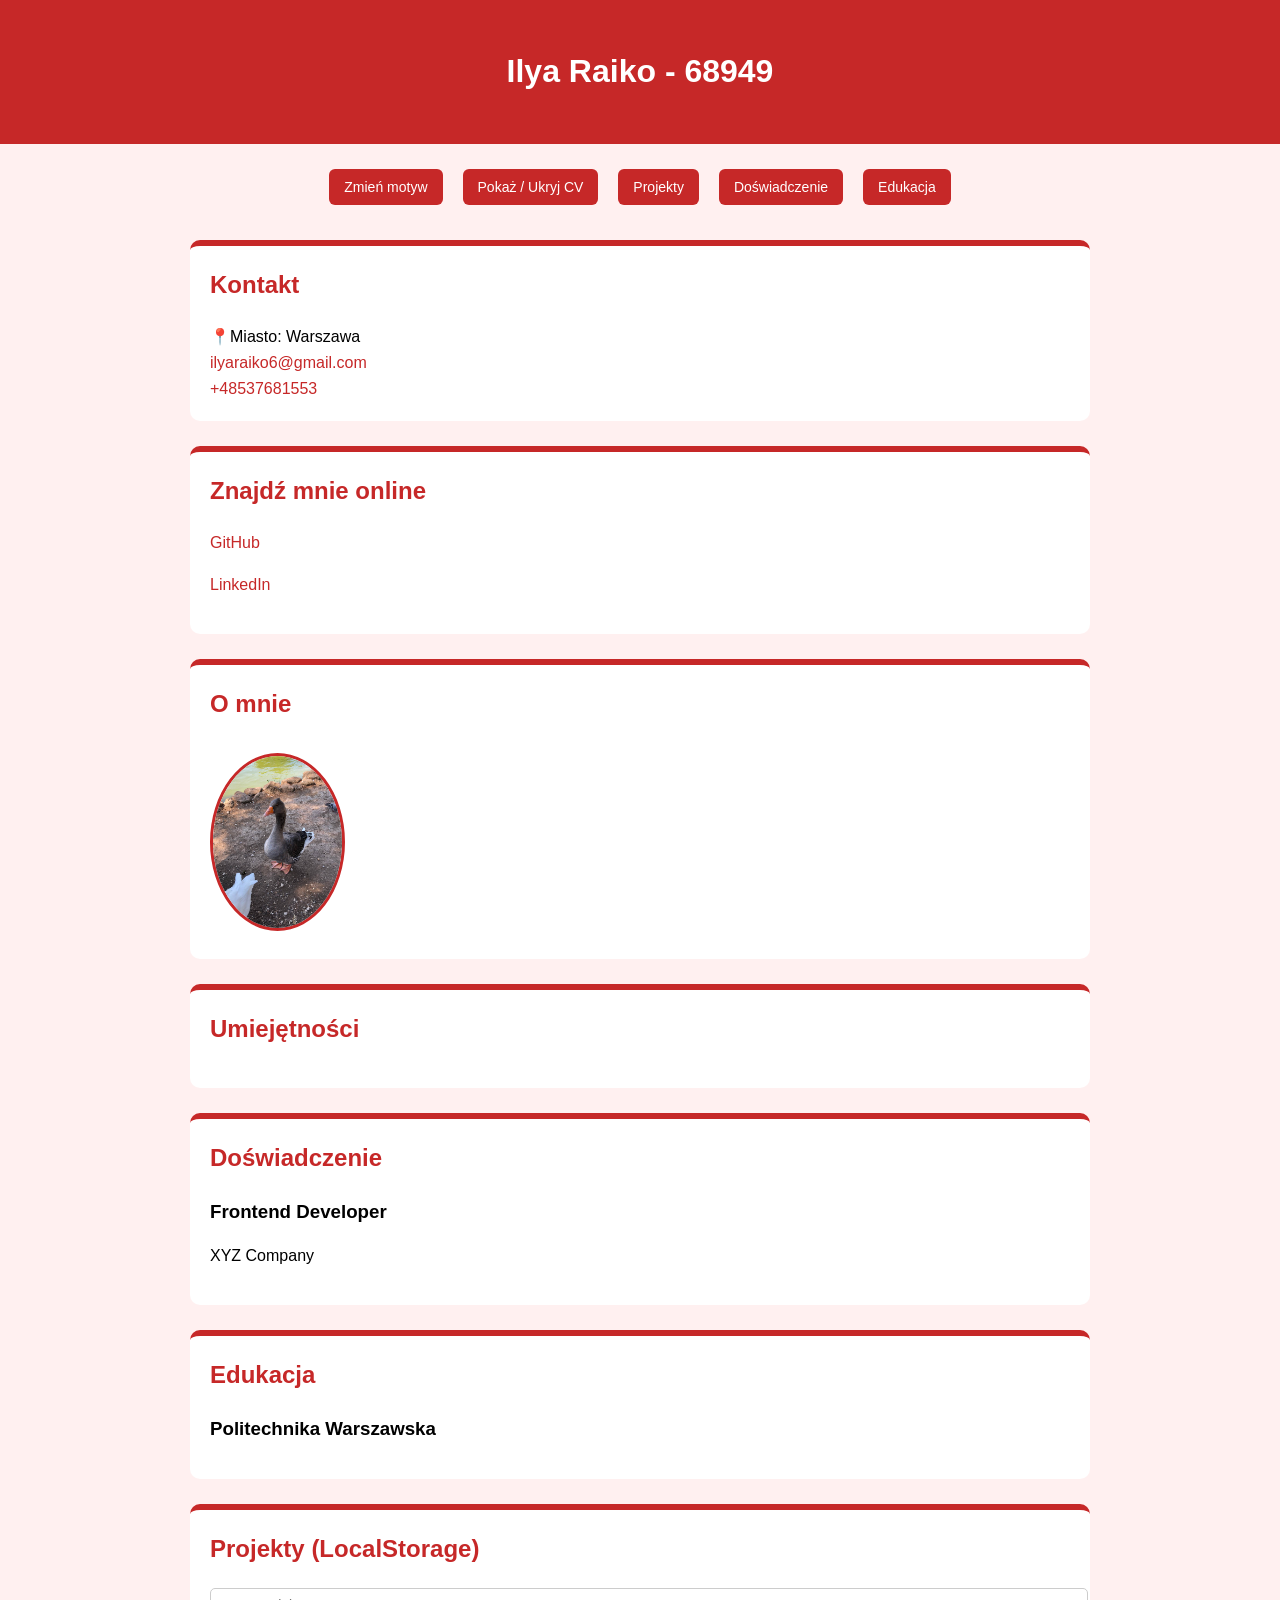
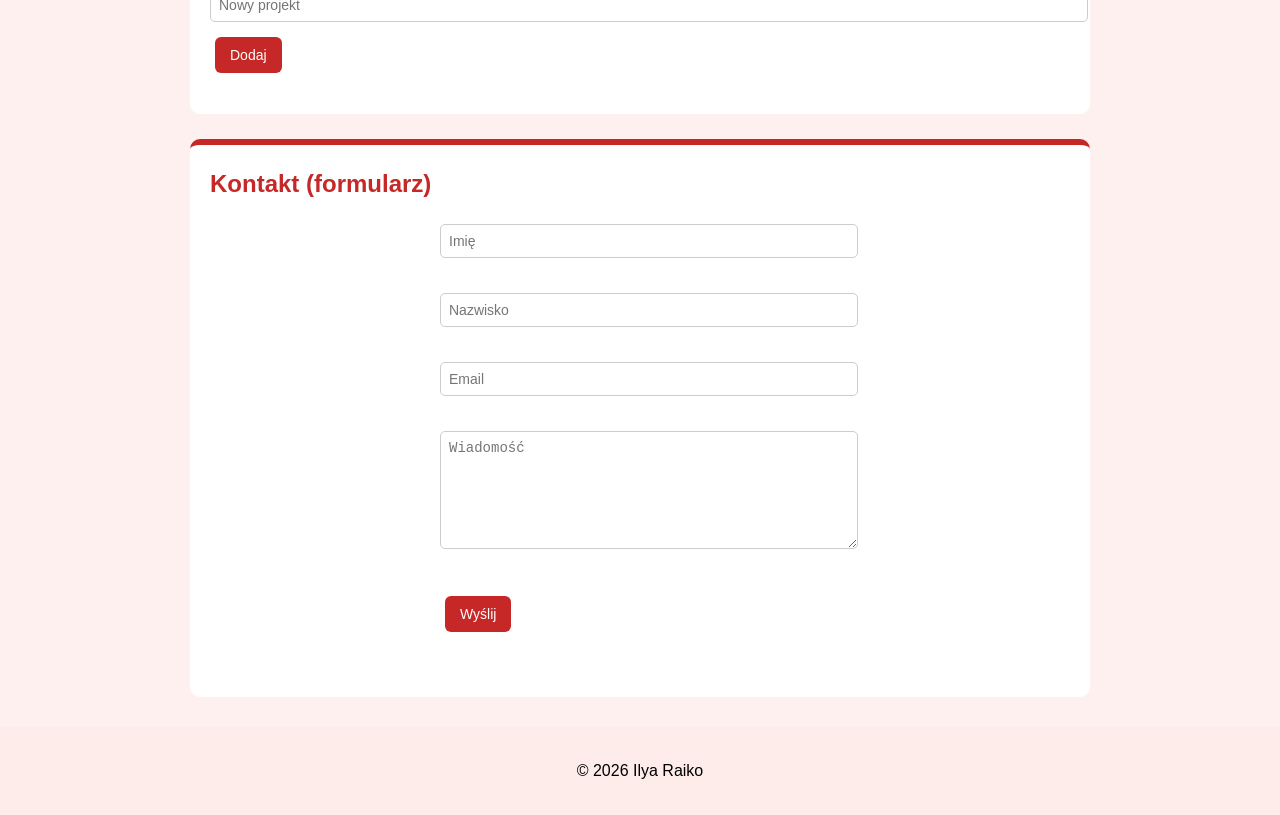
<file: index.html>
<!DOCTYPE html>
<html lang="pl">
<head>
    <meta charset="UTF-8">
    <meta name="viewport" content="width=device-width, initial-scale=1.0">
    <link id="theme-style" rel="stylesheet" href="red.css">
    <title>CV-68949</title>
</head>
<body>

    <header>
        <h1>Ilya Raiko - 68949</h1>
    </header>

    <div>
        <button onclick="changeTheme()">Zmień motyw</button>
        <button onclick="toggleCV()">Pokaż / Ukryj CV</button>

        <button onclick="showSection('projekty')">Projekty</button>
        <button onclick="showSection('doswiadczenie')">Doświadczenie</button>
        <button onclick="showSection('edukacja')">Edukacja</button>
    </div>

    <main>

        <section id="cv">
            <header>
                <h2>Kontakt</h2>
            </header>
            <address>
                📍Miasto: Warszawa<br>
                <a href="mailto:ilyaraiko6@gmail.com">ilyaraiko6@gmail.com</a><br>
                <a href="tel:+48537681553">+48537681553</a>
            </address>
        </section>

        <section>
            <header>
                <h2>Znajdź mnie online</h2>
            </header>

            <p>
                <a href="https://github.com/MikiSatos" target="_blank">
                    GitHub
                </a>
            </p>

            <p>
                <a href="https://www.linkedin.com/in/yourusername/" target="_blank">
                    LinkedIn
                </a>
            </p>
        </section>

        <section>
            <header>
                <h2>O mnie</h2>
            </header>

            <img src="ProjektCV.jpg" alt="Foto mnie" width="15%">
        </section>

        <section id="Umiejętności">
            <header>
                <h2>Umiejętności</h2>
            </header>
            
            <ul id="skills-list"></ul>
        </section>

        <section id="doswiadczenie">
            <header>
                <h2>Doświadczenie</h2>
            </header>
            
            <article>
                <h3>Frontend Developer</h3>
                <p>XYZ Company</p>
            </article>
        </section>

        <section id="edukacja">
            <header>
                <h2>Edukacja</h2>
            </header>

            <article>
                <h3>Politechnika Warszawska</h3>
            </article>
        </section>

        <section id="projekty">
            <header>
                <h2>Projekty (LocalStorage)</h2>
            </header>

            <input type="text" id="newProject" placeholder="Nowy projekt">
            <button onclick="addProject()">Dodaj</button>

            <ul id="projekty-list"></ul>
        </section>

        <section>
            <header>
                <h2>Kontakt (formularz)</h2>
            </header>

            <form id="contactForm">
                <input type="text" id="name" placeholder="Imię">
                <div class="error" id="nameError"></div>

                <input type="text" id="surname" placeholder="Nazwisko">
                <div class="error" id="surnameError"></div>

                <input type="text" id="email" placeholder="Email">
                <div class="error" id="emailError"></div>

                <textarea id="message" placeholder="Wiadomość"></textarea>
                <div class="error" id="messageError"></div>

                <button type="submit">Wyślij</button>
            </form>

            <div id="successMessage" class="success"></div>
        </section>

    </main>

    <footer>
        <p>© 2026 Ilya Raiko</p>
    </footer>

    <script src="script.js"></script>

</body>
</html>
</file>
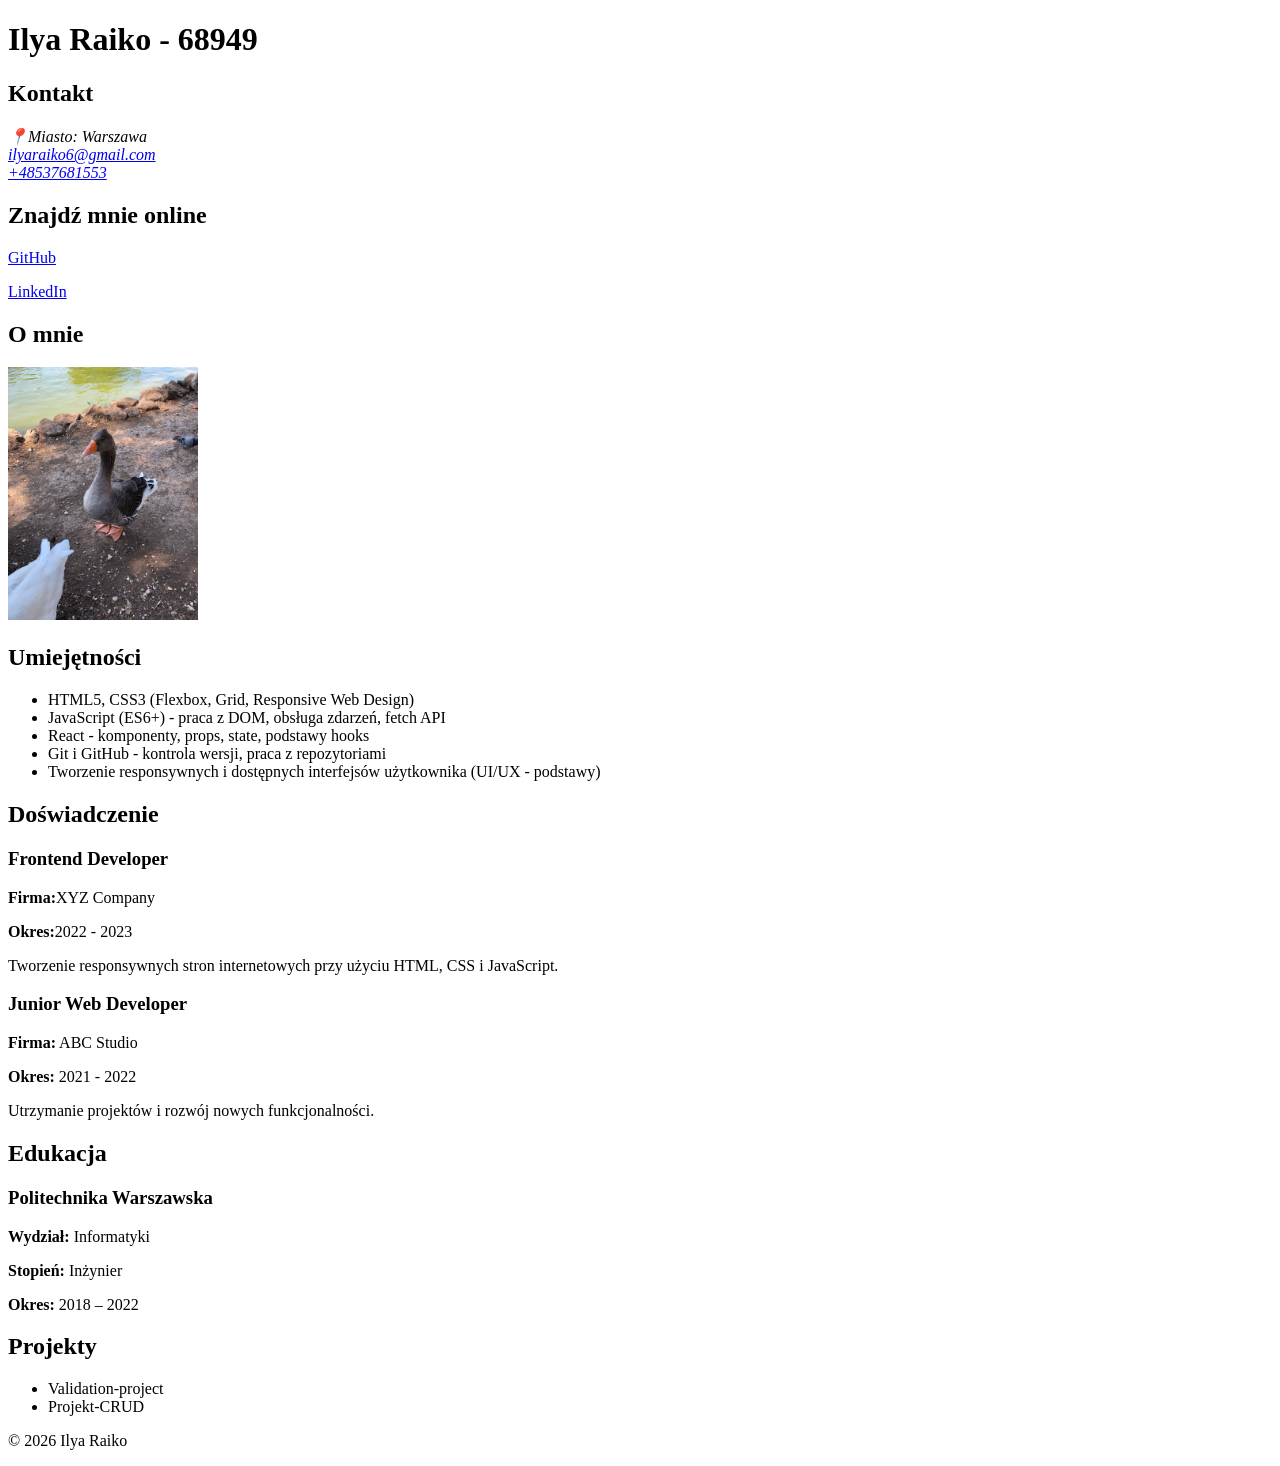
<file: zad1-cv/index.html>
<!DOCTYPE html>
<html lang="pl">
<head>
    <meta charset="UTF-8">
    <meta name="viewport" content="width=device-width, initial-scale=1.0">
    
    <title>CV-68949</title>
</head>
<body>
    <header>
        <h1>Ilya Raiko - 68949</h1>
    </header>
    <main>
        <section>
            <header>
                <h2>Kontakt</h2>
            </header>
            <address>
                📍Miasto: Warszawa<br>
                <a href="mailto:ilyaraiko6@gmail.com">ilyaraiko6@gmail.com</a><br>
                <a href="tel:+48537681553">+48537681553</a>
            </address>
        </section>

        <section>
            <header>
                <h2>Znajdź mnie online</h2>
            </header>

            <p>
                <a href="https://github.com/MikiSatos"
                target="_blank"
                rel="noopener noreferrer">
                GitHub
                </a>
            </p>

            <p>
                <a href="https://www.linkedin.com/in/yourusername/"
                target="_blank"
                rel="noopener noreferrer">
                LinkedIn
                </a>
            </p>
        </section>

        <section>
            <header>
                <h2>O mnie</h2>
            </header>

            <img src="ProjektCV.jpg" alt="Foto mnie" width="15%">
        </section>

        <section>
            <header>
                <h2>Umiejętności</h2>
            </header>
            
            <ul>
                <li>HTML5, CSS3 (Flexbox, Grid, Responsive Web Design)</li>
                <li>JavaScript (ES6+) - praca z DOM, obsługa zdarzeń, fetch API</li>
                <li>React - komponenty, props, state, podstawy hooks</li>
                <li>Git i GitHub - kontrola wersji, praca z repozytoriami</li>
                <li>Tworzenie responsywnych i dostępnych interfejsów użytkownika (UI/UX - podstawy)</li>
            </ul>
        </section>
        
        <section>
            <header>
                <h2>Doświadczenie</h2>
            </header>
            
            <article>
                <h3>Frontend Developer</h3>
                <p><strong>Firma:</strong>XYZ Company</p>
                <p><strong>Okres:</strong>2022 - 2023</p>
                <p>
                    Tworzenie responsywnych stron internetowych przy użyciu HTML, CSS i JavaScript.
                </p>
            </article>

            <article>
                <h3>Junior Web Developer</h3>
                <p><strong>Firma:</strong> ABC Studio</p>
                <p><strong>Okres:</strong> 2021 - 2022</p>
                <p>
                    Utrzymanie projektów i rozwój nowych funkcjonalności.
                </p>
            </article>
        </section>
             
        <section>
            <header>
                <h2>Edukacja</h2>
            </header>

            <article>
                <h3>Politechnika Warszawska</h3>
                <p><strong>Wydział:</strong> Informatyki</p>
                <p><strong>Stopień:</strong> Inżynier</p>
                <p><strong>Okres:</strong> 2018 – 2022</p>
            </article>
        </section>

        <section>
            <header>
                <h2>Projekty</h2>
            </header>

            <ul>
                <li>Validation-project</li>
                <li>Projekt-CRUD</li>
            </ul>
        </section>
    </main>

    <footer>
        <p>© 2026 Ilya Raiko</p>
    </footer>
</body>
</html>
</file>
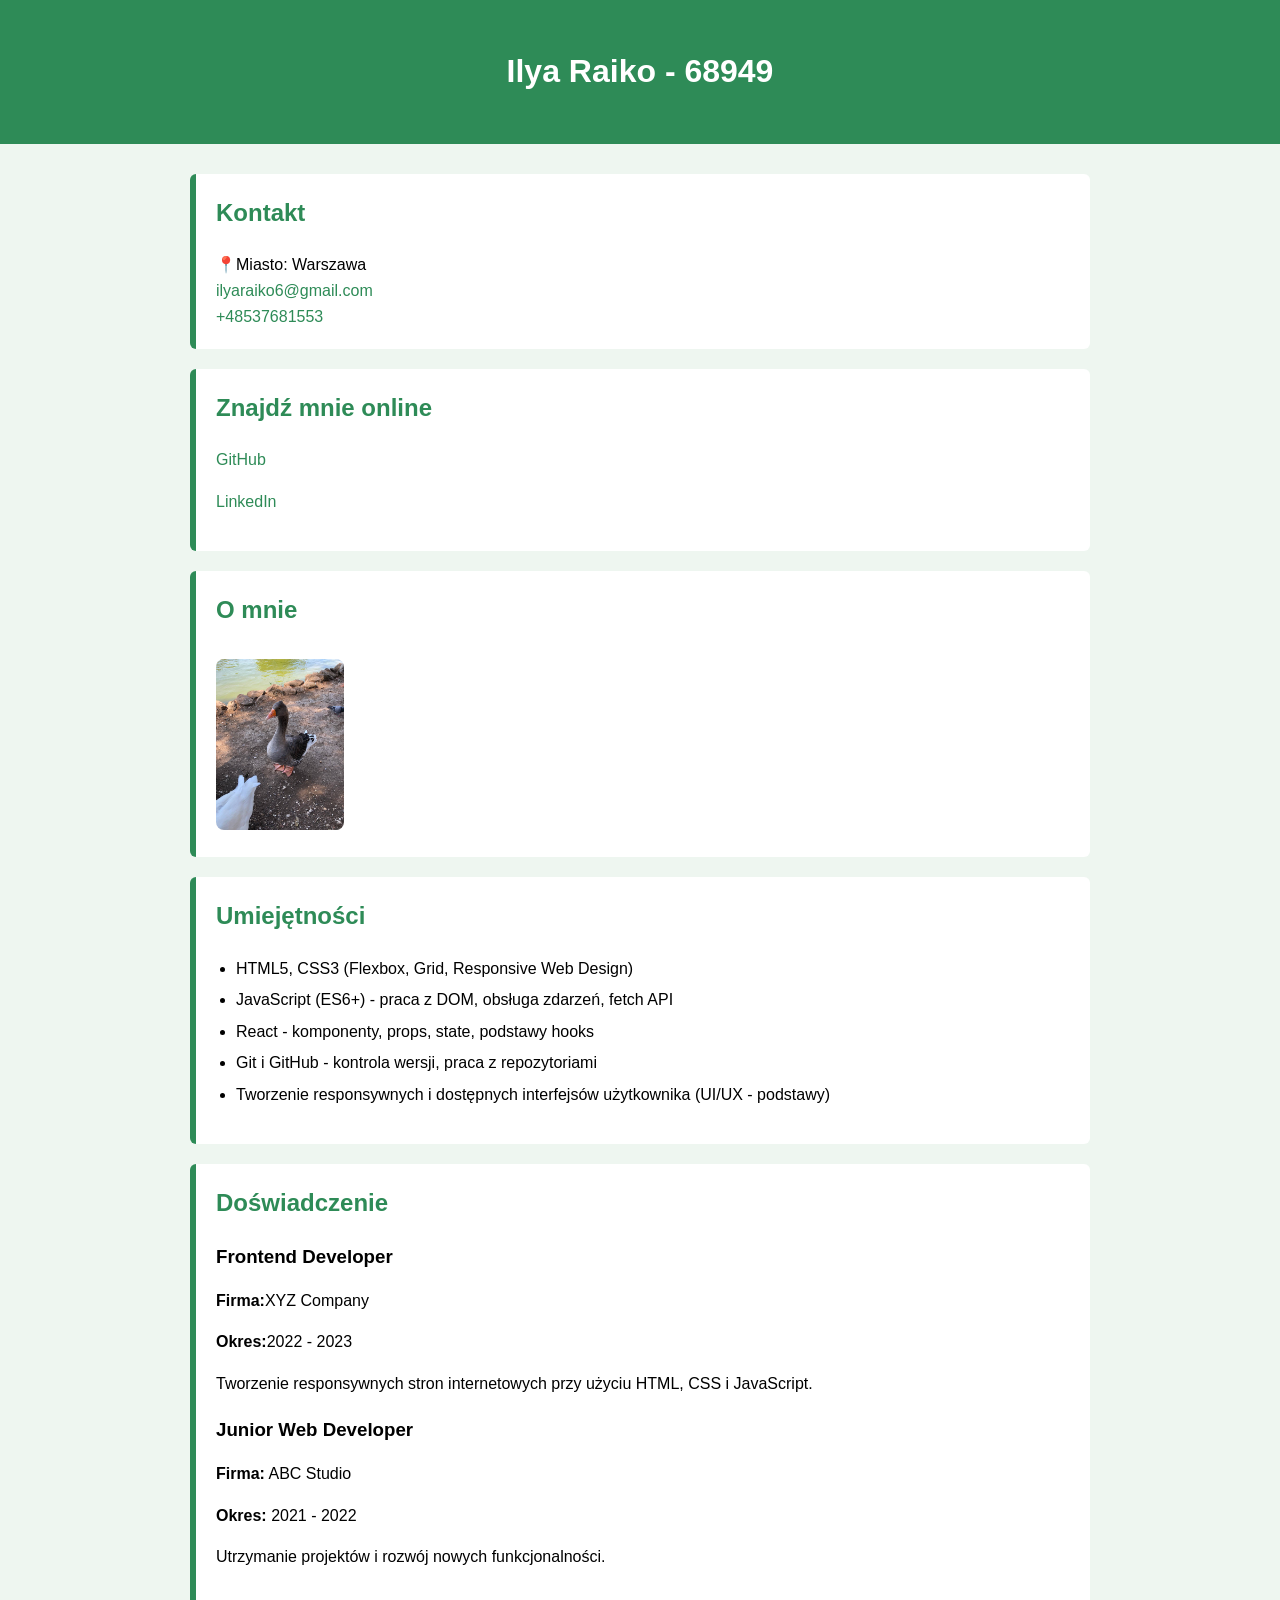
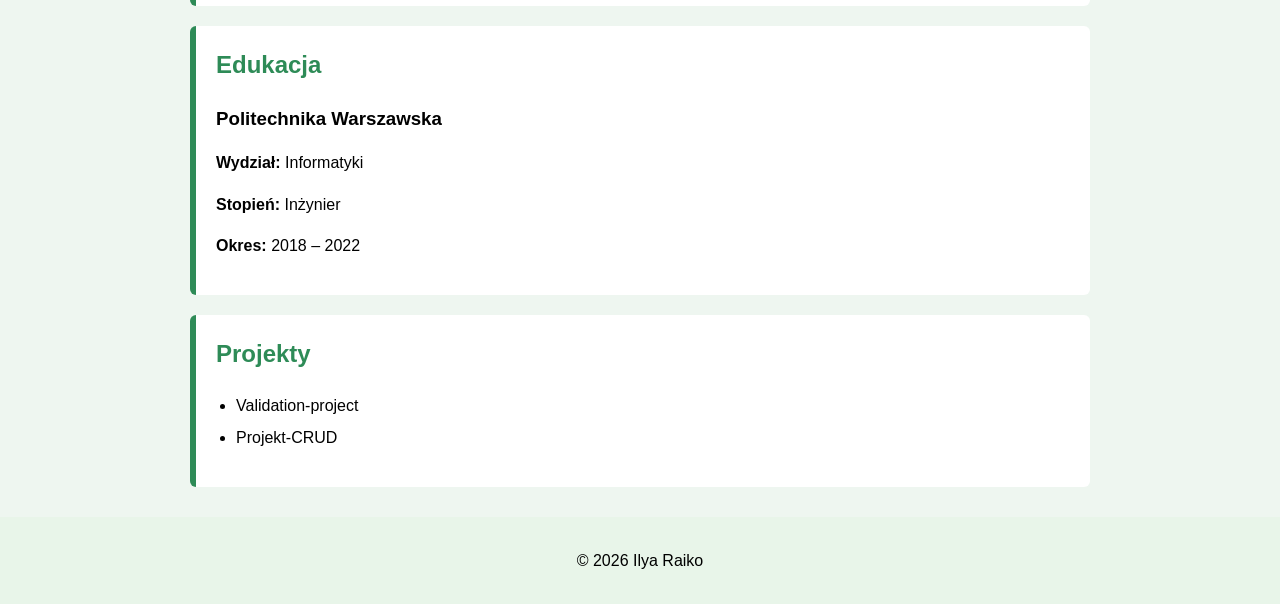
<file: zad2-css/index.html>
<!DOCTYPE html>
<html lang="pl">
<head>
    <meta charset="UTF-8">
    <meta name="viewport" content="width=device-width, initial-scale=1.0">
    <link rel="stylesheet" href="styles.css">
    <title>CV-68949</title>
</head>
<body>
    <header>
        <h1>Ilya Raiko - 68949</h1>
    </header>
    <main>
        <section>
            <header>
                <h2>Kontakt</h2>
            </header>
            <address>
                📍Miasto: Warszawa<br>
                <a href="mailto:ilyaraiko6@gmail.com">ilyaraiko6@gmail.com</a><br>
                <a href="tel:+48537681553">+48537681553</a>
            </address>
        </section>

        <section>
            <header>
                <h2>Znajdź mnie online</h2>
            </header>

            <p>
                <a href="https://github.com/MikiSatos"
                target="_blank"
                rel="noopener noreferrer">
                GitHub
                </a>
            </p>

            <p>
                <a href="https://www.linkedin.com/in/yourusername/"
                target="_blank"
                rel="noopener noreferrer">
                LinkedIn
                </a>
            </p>
        </section>

        <section>
            <header>
                <h2>O mnie</h2>
            </header>

            <img src="ProjektCV.jpg" alt="Foto mnie" width="15%">
        </section>

        <section>
            <header>
                <h2>Umiejętności</h2>
            </header>
            
            <ul>
                <li>HTML5, CSS3 (Flexbox, Grid, Responsive Web Design)</li>
                <li>JavaScript (ES6+) - praca z DOM, obsługa zdarzeń, fetch API</li>
                <li>React - komponenty, props, state, podstawy hooks</li>
                <li>Git i GitHub - kontrola wersji, praca z repozytoriami</li>
                <li>Tworzenie responsywnych i dostępnych interfejsów użytkownika (UI/UX - podstawy)</li>
            </ul>
        </section>
        
        <section>
            <header>
                <h2>Doświadczenie</h2>
            </header>
            
            <article>
                <h3>Frontend Developer</h3>
                <p><strong>Firma:</strong>XYZ Company</p>
                <p><strong>Okres:</strong>2022 - 2023</p>
                <p>
                    Tworzenie responsywnych stron internetowych przy użyciu HTML, CSS i JavaScript.
                </p>
            </article>

            <article>
                <h3>Junior Web Developer</h3>
                <p><strong>Firma:</strong> ABC Studio</p>
                <p><strong>Okres:</strong> 2021 - 2022</p>
                <p>
                    Utrzymanie projektów i rozwój nowych funkcjonalności.
                </p>
            </article>
        </section>
             
        <section>
            <header>
                <h2>Edukacja</h2>
            </header>

            <article>
                <h3>Politechnika Warszawska</h3>
                <p><strong>Wydział:</strong> Informatyki</p>
                <p><strong>Stopień:</strong> Inżynier</p>
                <p><strong>Okres:</strong> 2018 – 2022</p>
            </article>
        </section>

        <section>
            <header>
                <h2>Projekty</h2>
            </header>

            <ul>
                <li>Validation-project</li>
                <li>Projekt-CRUD</li>
            </ul>
        </section>
    </main>

    <footer>
        <p>© 2026 Ilya Raiko</p>
    </footer>
</body>
</html>
</file>
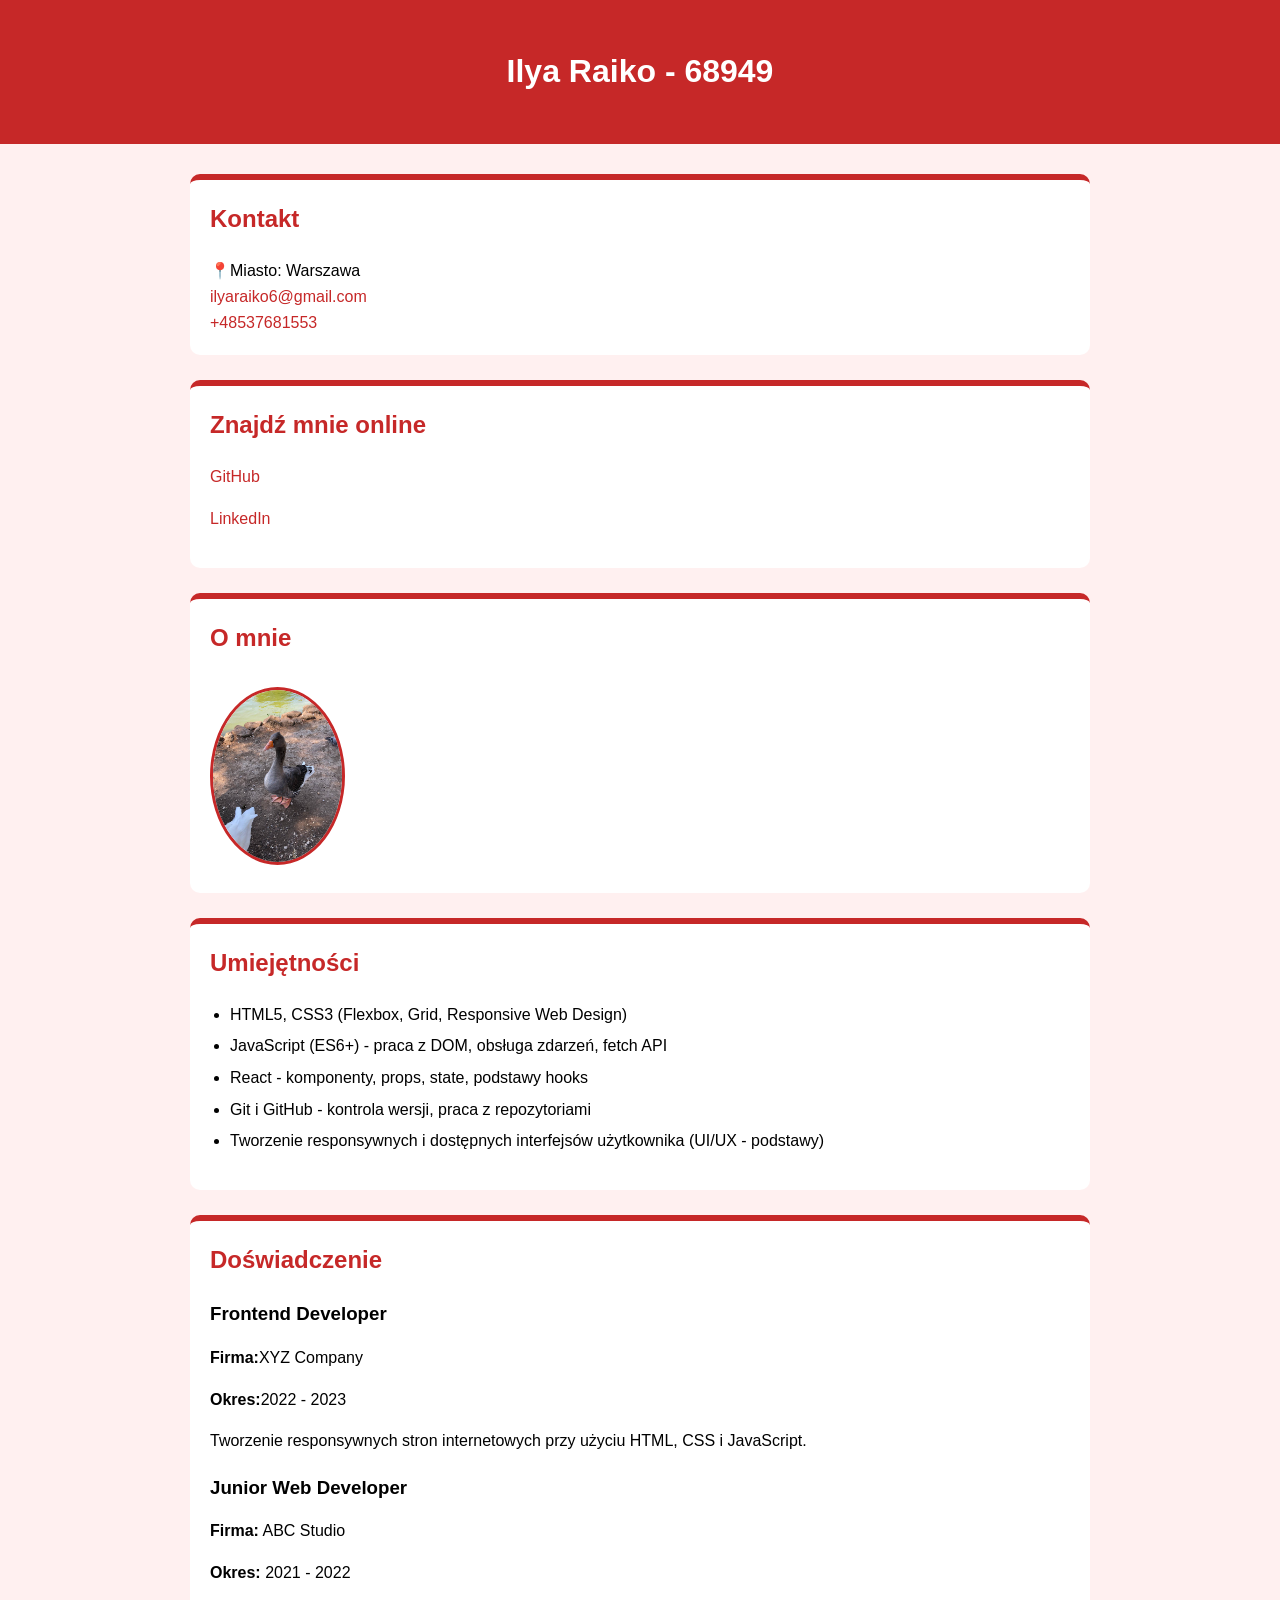
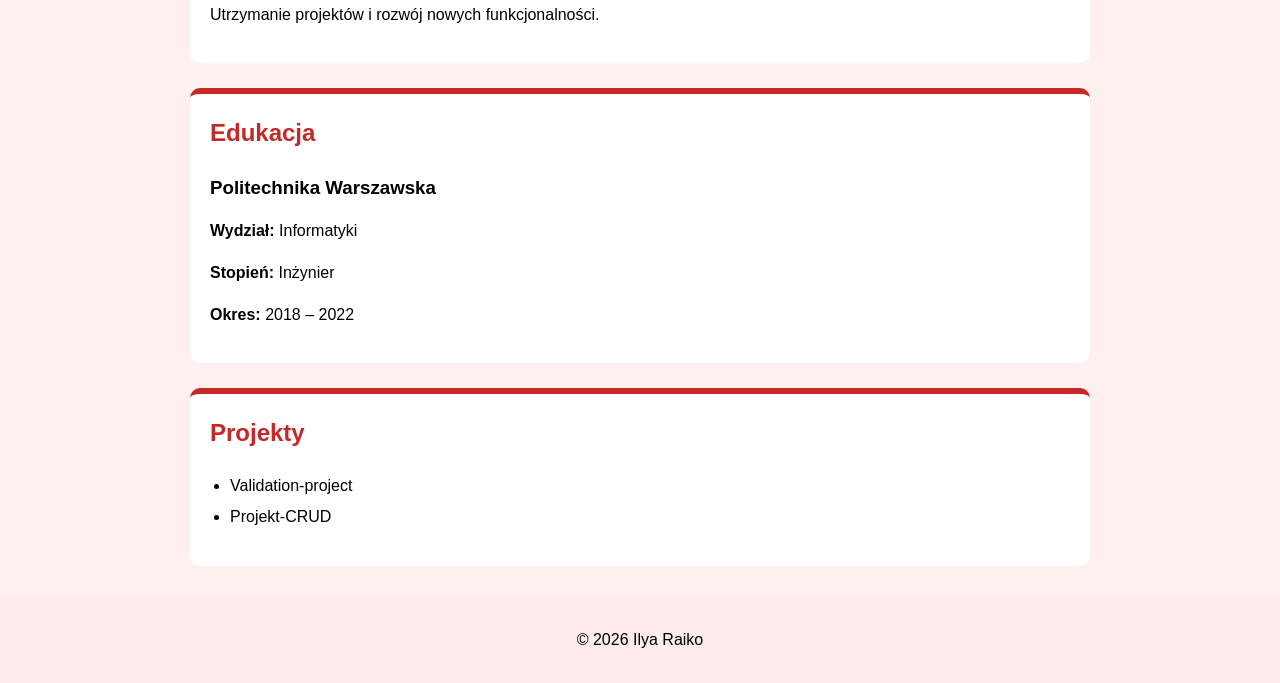
<file: zad3-motyw/index.html>
<!DOCTYPE html>
<html lang="pl">
<head>
    <meta charset="UTF-8">
    <meta name="viewport" content="width=device-width, initial-scale=1.0">
    <link rel="stylesheet" href="red.css">
    <title>CV-68949</title>
</head>
<body>
    <header>
        <h1>Ilya Raiko - 68949</h1>
    </header>
    <main>
        <section>
            <header>
                <h2>Kontakt</h2>
            </header>
            <address>
                📍Miasto: Warszawa<br>
                <a href="mailto:ilyaraiko6@gmail.com">ilyaraiko6@gmail.com</a><br>
                <a href="tel:+48537681553">+48537681553</a>
            </address>
        </section>

        <section>
            <header>
                <h2>Znajdź mnie online</h2>
            </header>

            <p>
                <a href="https://github.com/MikiSatos"
                target="_blank"
                rel="noopener noreferrer">
                GitHub
                </a>
            </p>

            <p>
                <a href="https://www.linkedin.com/in/yourusername/"
                target="_blank"
                rel="noopener noreferrer">
                LinkedIn
                </a>
            </p>
        </section>

        <section>
            <header>
                <h2>O mnie</h2>
            </header>

            <img src="ProjektCV.jpg" alt="Foto mnie" width="15%">
        </section>

        <section>
            <header>
                <h2>Umiejętności</h2>
            </header>
            
            <ul>
                <li>HTML5, CSS3 (Flexbox, Grid, Responsive Web Design)</li>
                <li>JavaScript (ES6+) - praca z DOM, obsługa zdarzeń, fetch API</li>
                <li>React - komponenty, props, state, podstawy hooks</li>
                <li>Git i GitHub - kontrola wersji, praca z repozytoriami</li>
                <li>Tworzenie responsywnych i dostępnych interfejsów użytkownika (UI/UX - podstawy)</li>
            </ul>
        </section>
        
        <section>
            <header>
                <h2>Doświadczenie</h2>
            </header>
            
            <article>
                <h3>Frontend Developer</h3>
                <p><strong>Firma:</strong>XYZ Company</p>
                <p><strong>Okres:</strong>2022 - 2023</p>
                <p>
                    Tworzenie responsywnych stron internetowych przy użyciu HTML, CSS i JavaScript.
                </p>
            </article>

            <article>
                <h3>Junior Web Developer</h3>
                <p><strong>Firma:</strong> ABC Studio</p>
                <p><strong>Okres:</strong> 2021 - 2022</p>
                <p>
                    Utrzymanie projektów i rozwój nowych funkcjonalności.
                </p>
            </article>
        </section>
             
        <section>
            <header>
                <h2>Edukacja</h2>
            </header>

            <article>
                <h3>Politechnika Warszawska</h3>
                <p><strong>Wydział:</strong> Informatyki</p>
                <p><strong>Stopień:</strong> Inżynier</p>
                <p><strong>Okres:</strong> 2018 – 2022</p>
            </article>
        </section>

        <section>
            <header>
                <h2>Projekty</h2>
            </header>

            <ul>
                <li>Validation-project</li>
                <li>Projekt-CRUD</li>
            </ul>
        </section>
    </main>

    <footer>
        <p>© 2026 Ilya Raiko</p>
    </footer>
</body>
</html>
</file>
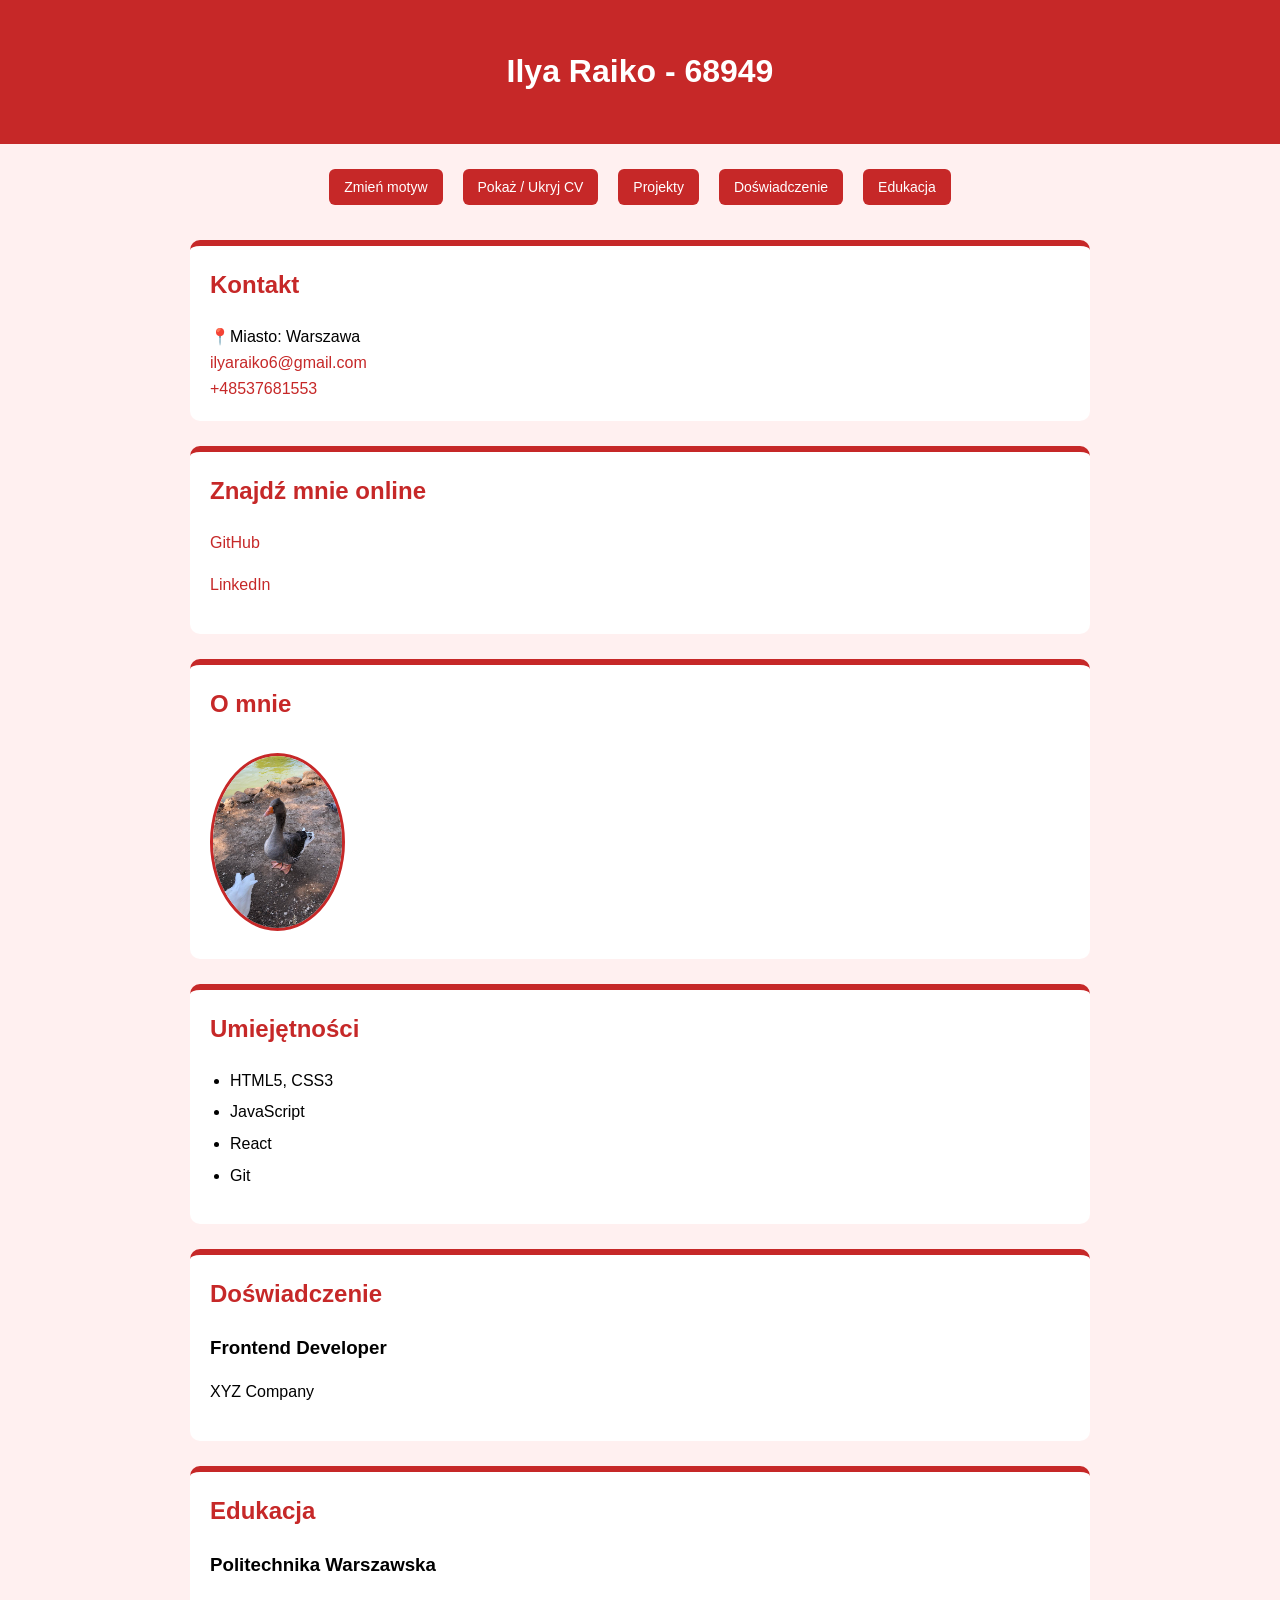
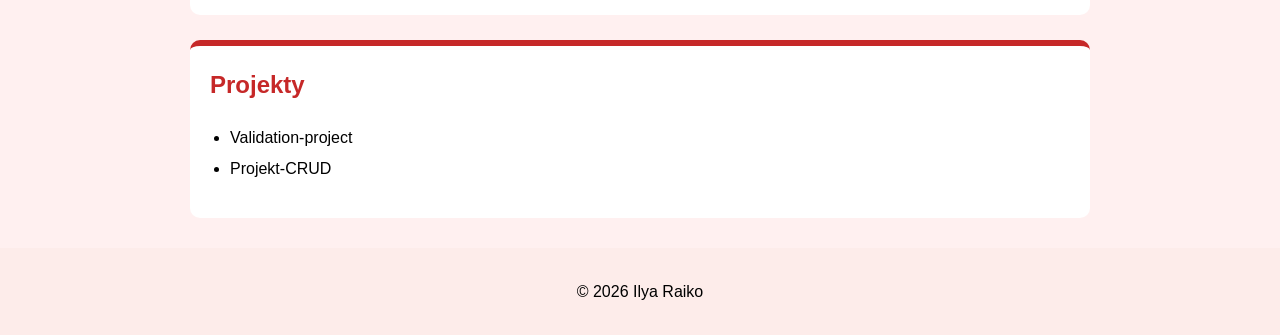
<file: zad4-js/index.html>
<!DOCTYPE html>
<html lang="pl">
<head>
    <meta charset="UTF-8">
    <meta name="viewport" content="width=device-width, initial-scale=1.0">
    <link id="theme-style" rel="stylesheet" href="red.css">
    <title>CV-68949</title>
</head>
<body>

    <header>
        <h1>Ilya Raiko - 68949</h1>
    </header>

    <div>
        <button onclick="changeTheme()">Zmień motyw</button>
        <button onclick="toggleCV()">Pokaż / Ukryj CV</button>

        <button onclick="showSection('projekty')">Projekty</button>
        <button onclick="showSection('doswiadczenie')">Doświadczenie</button>
        <button onclick="showSection('edukacja')">Edukacja</button>
    </div>

    <main>

        <section id="cv">
            <header>
                <h2>Kontakt</h2>
            </header>
            <address>
                📍Miasto: Warszawa<br>
                <a href="mailto:ilyaraiko6@gmail.com">ilyaraiko6@gmail.com</a><br>
                <a href="tel:+48537681553">+48537681553</a>
            </address>
        </section>

        <section>
            <header>
                <h2>Znajdź mnie online</h2>
            </header>

            <p>
                <a href="https://github.com/MikiSatos" target="_blank">
                    GitHub
                </a>
            </p>

            <p>
                <a href="https://www.linkedin.com/in/yourusername/" target="_blank">
                    LinkedIn
                </a>
            </p>
        </section>

        <section>
            <header>
                <h2>O mnie</h2>
            </header>

            <img src="ProjektCV.jpg" alt="Foto mnie" width="15%">
        </section>

        <section>
            <header>
                <h2>Umiejętności</h2>
            </header>
            
            <ul>
                <li>HTML5, CSS3</li>
                <li>JavaScript</li>
                <li>React</li>
                <li>Git</li>
            </ul>
        </section>

        <section id="doswiadczenie">
            <header>
                <h2>Doświadczenie</h2>
            </header>
            
            <article>
                <h3>Frontend Developer</h3>
                <p>XYZ Company</p>
            </article>
        </section>

        <section id="edukacja">
            <header>
                <h2>Edukacja</h2>
            </header>

            <article>
                <h3>Politechnika Warszawska</h3>
            </article>
        </section>

        <section id="projekty">
            <header>
                <h2>Projekty</h2>
            </header>

            <ul>
                <li>Validation-project</li>
                <li>Projekt-CRUD</li>
            </ul>
        </section>

    </main>

    <footer>
        <p>© 2026 Ilya Raiko</p>
    </footer>

    <script src="script.js"></script>

</body>
</html>
</file>
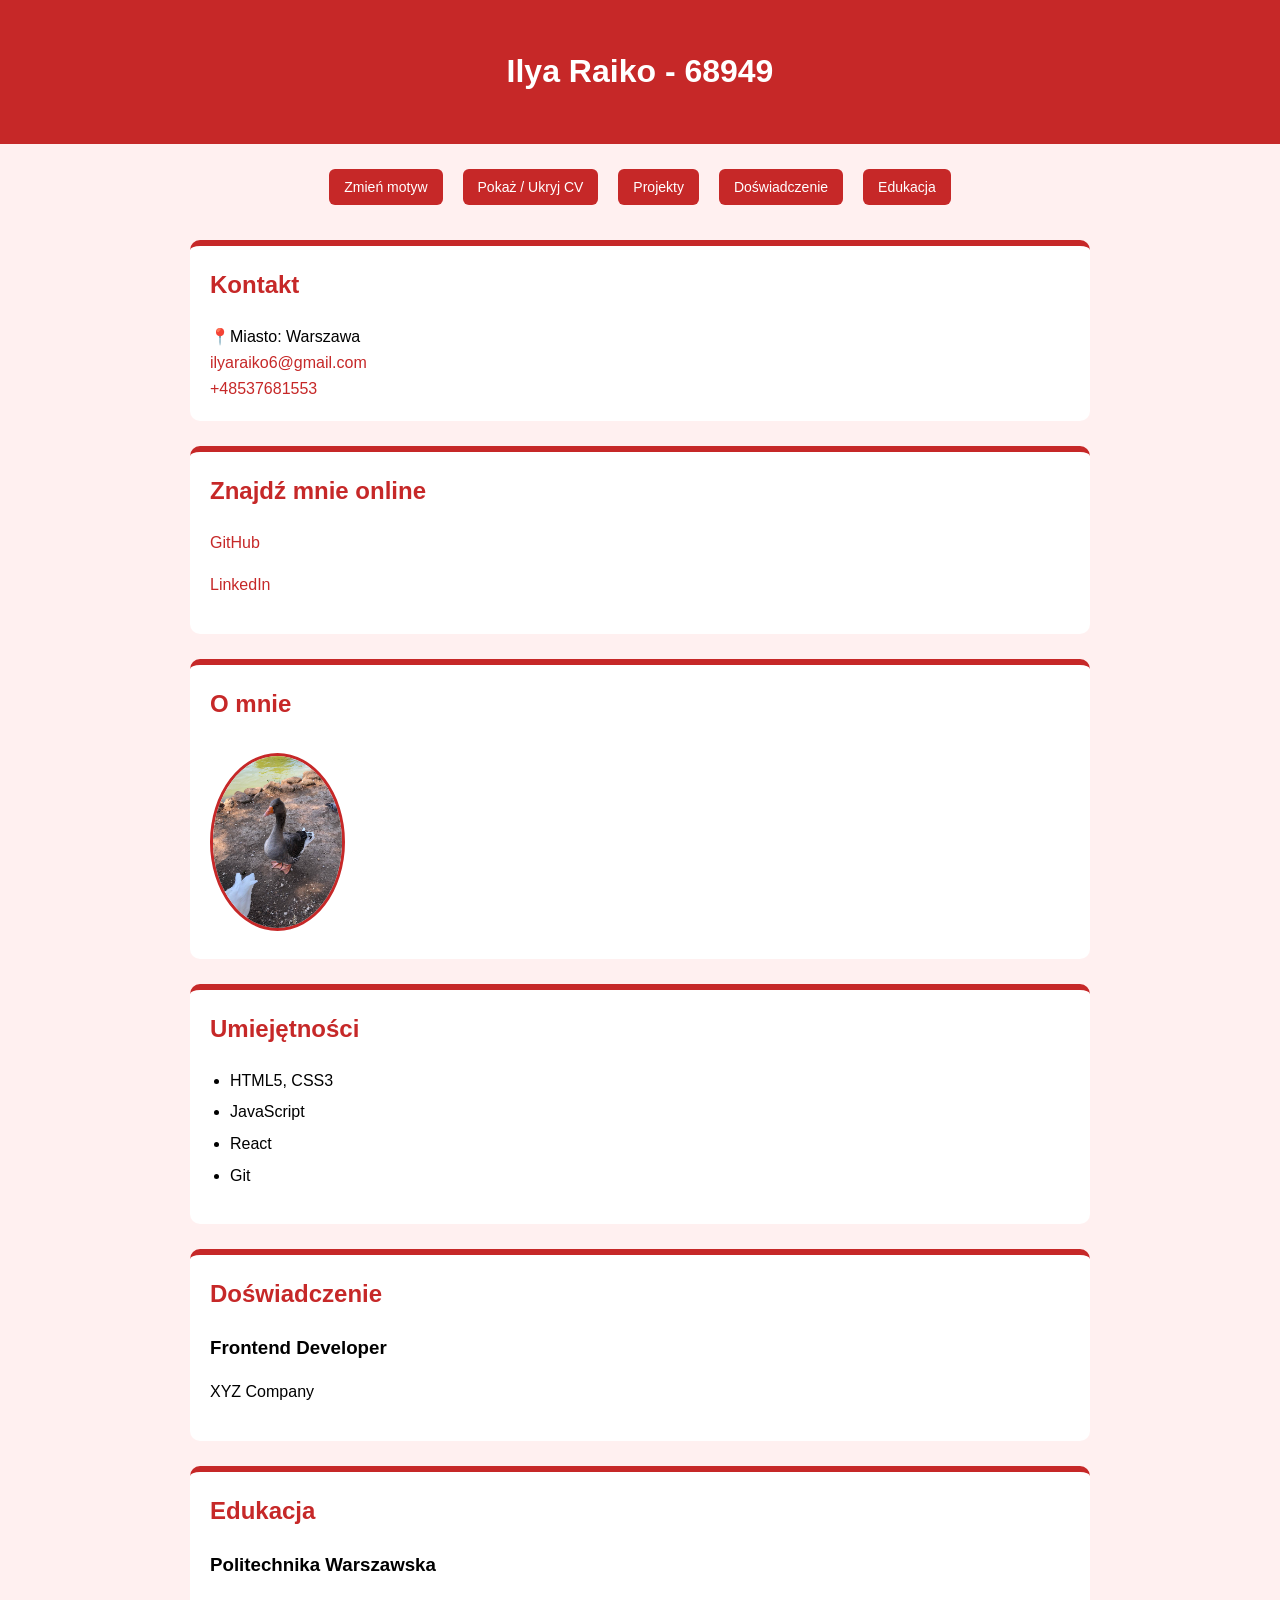
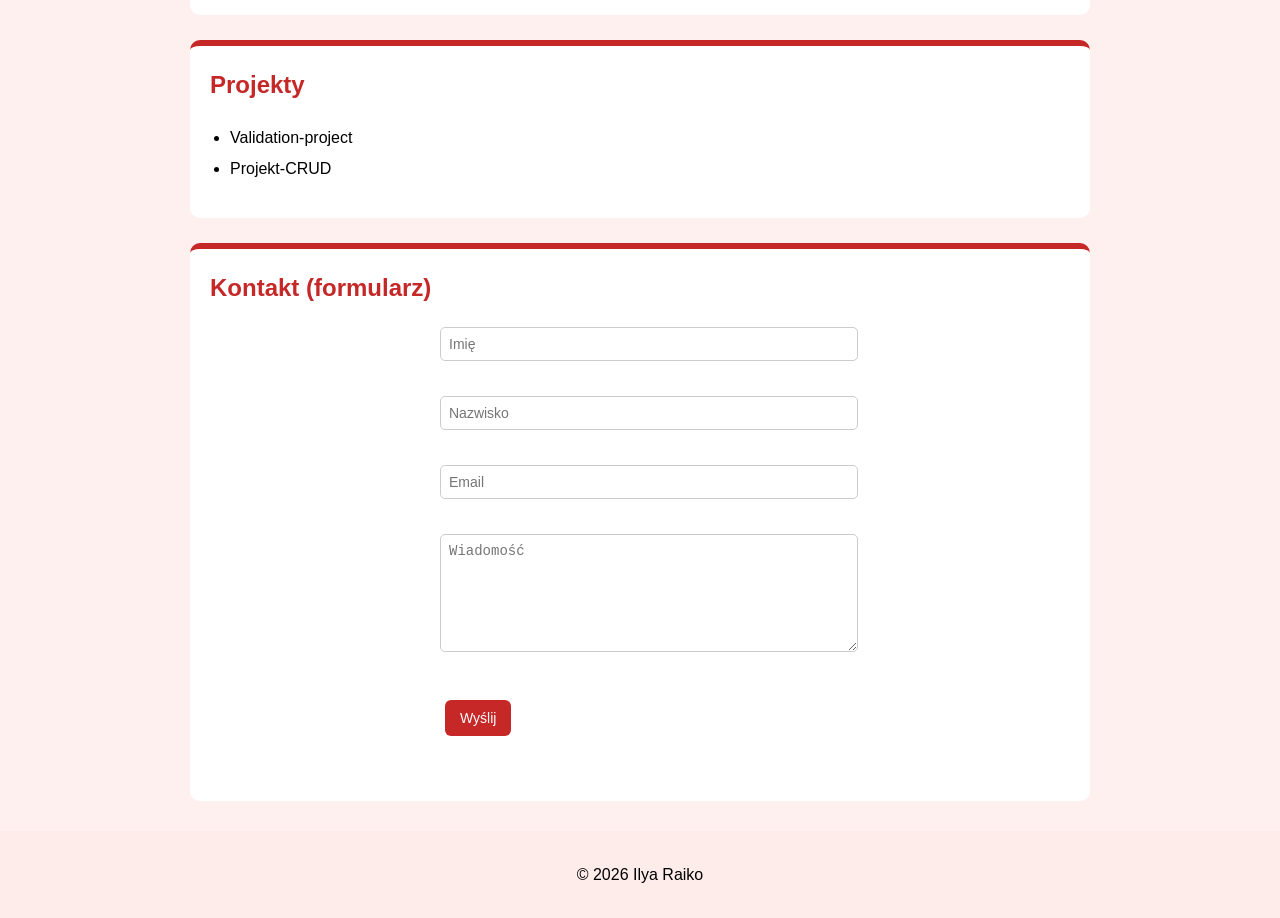
<file: zad5-form-wal/index.html>
<!DOCTYPE html>
<html lang="pl">
<head>
    <meta charset="UTF-8">
    <meta name="viewport" content="width=device-width, initial-scale=1.0">
    <link id="theme-style" rel="stylesheet" href="red.css">
    <title>CV-68949</title>
</head>
<body>

    <header>
        <h1>Ilya Raiko - 68949</h1>
    </header>

    <div>
        <button onclick="changeTheme()">Zmień motyw</button>
        <button onclick="toggleCV()">Pokaż / Ukryj CV</button>

        <button onclick="showSection('projekty')">Projekty</button>
        <button onclick="showSection('doswiadczenie')">Doświadczenie</button>
        <button onclick="showSection('edukacja')">Edukacja</button>
    </div>

    <main>

        <section id="cv">
            <header>
                <h2>Kontakt</h2>
            </header>
            <address>
                📍Miasto: Warszawa<br>
                <a href="mailto:ilyaraiko6@gmail.com">ilyaraiko6@gmail.com</a><br>
                <a href="tel:+48537681553">+48537681553</a>
            </address>
        </section>

        <section>
            <header>
                <h2>Znajdź mnie online</h2>
            </header>

            <p>
                <a href="https://github.com/MikiSatos" target="_blank">
                    GitHub
                </a>
            </p>

            <p>
                <a href="https://www.linkedin.com/in/yourusername/" target="_blank">
                    LinkedIn
                </a>
            </p>
        </section>

        <section>
            <header>
                <h2>O mnie</h2>
            </header>

            <img src="ProjektCV.jpg" alt="Foto mnie" width="15%">
        </section>

        <section>
            <header>
                <h2>Umiejętności</h2>
            </header>
            
            <ul>
                <li>HTML5, CSS3</li>
                <li>JavaScript</li>
                <li>React</li>
                <li>Git</li>
            </ul>
        </section>

        <section id="doswiadczenie">
            <header>
                <h2>Doświadczenie</h2>
            </header>
            
            <article>
                <h3>Frontend Developer</h3>
                <p>XYZ Company</p>
            </article>
        </section>

        <section id="edukacja">
            <header>
                <h2>Edukacja</h2>
            </header>

            <article>
                <h3>Politechnika Warszawska</h3>
            </article>
        </section>

        <section id="projekty">
            <header>
                <h2>Projekty</h2>
            </header>

            <ul>
                <li>Validation-project</li>
                <li>Projekt-CRUD</li>
            </ul>
        </section>

        <section>
            <header>
                <h2>Kontakt (formularz)</h2>
            </header>

            <form id="contactForm">
                <input type="text" id="name" placeholder="Imię">
                <div class="error" id="nameError"></div>

                <input type="text" id="surname" placeholder="Nazwisko">
                <div class="error" id="surnameError"></div>

                <input type="text" id="email" placeholder="Email">
                <div class="error" id="emailError"></div>

                <textarea id="message" placeholder="Wiadomość"></textarea>
                <div class="error" id="messageError"></div>

                <button type="submit">Wyślij</button>
            </form>

            <div id="successMessage" class="success"></div>
        </section>

    </main>

    <footer>
        <p>© 2026 Ilya Raiko</p>
    </footer>

    <script src="script.js"></script>

</body>
</html>
</file>
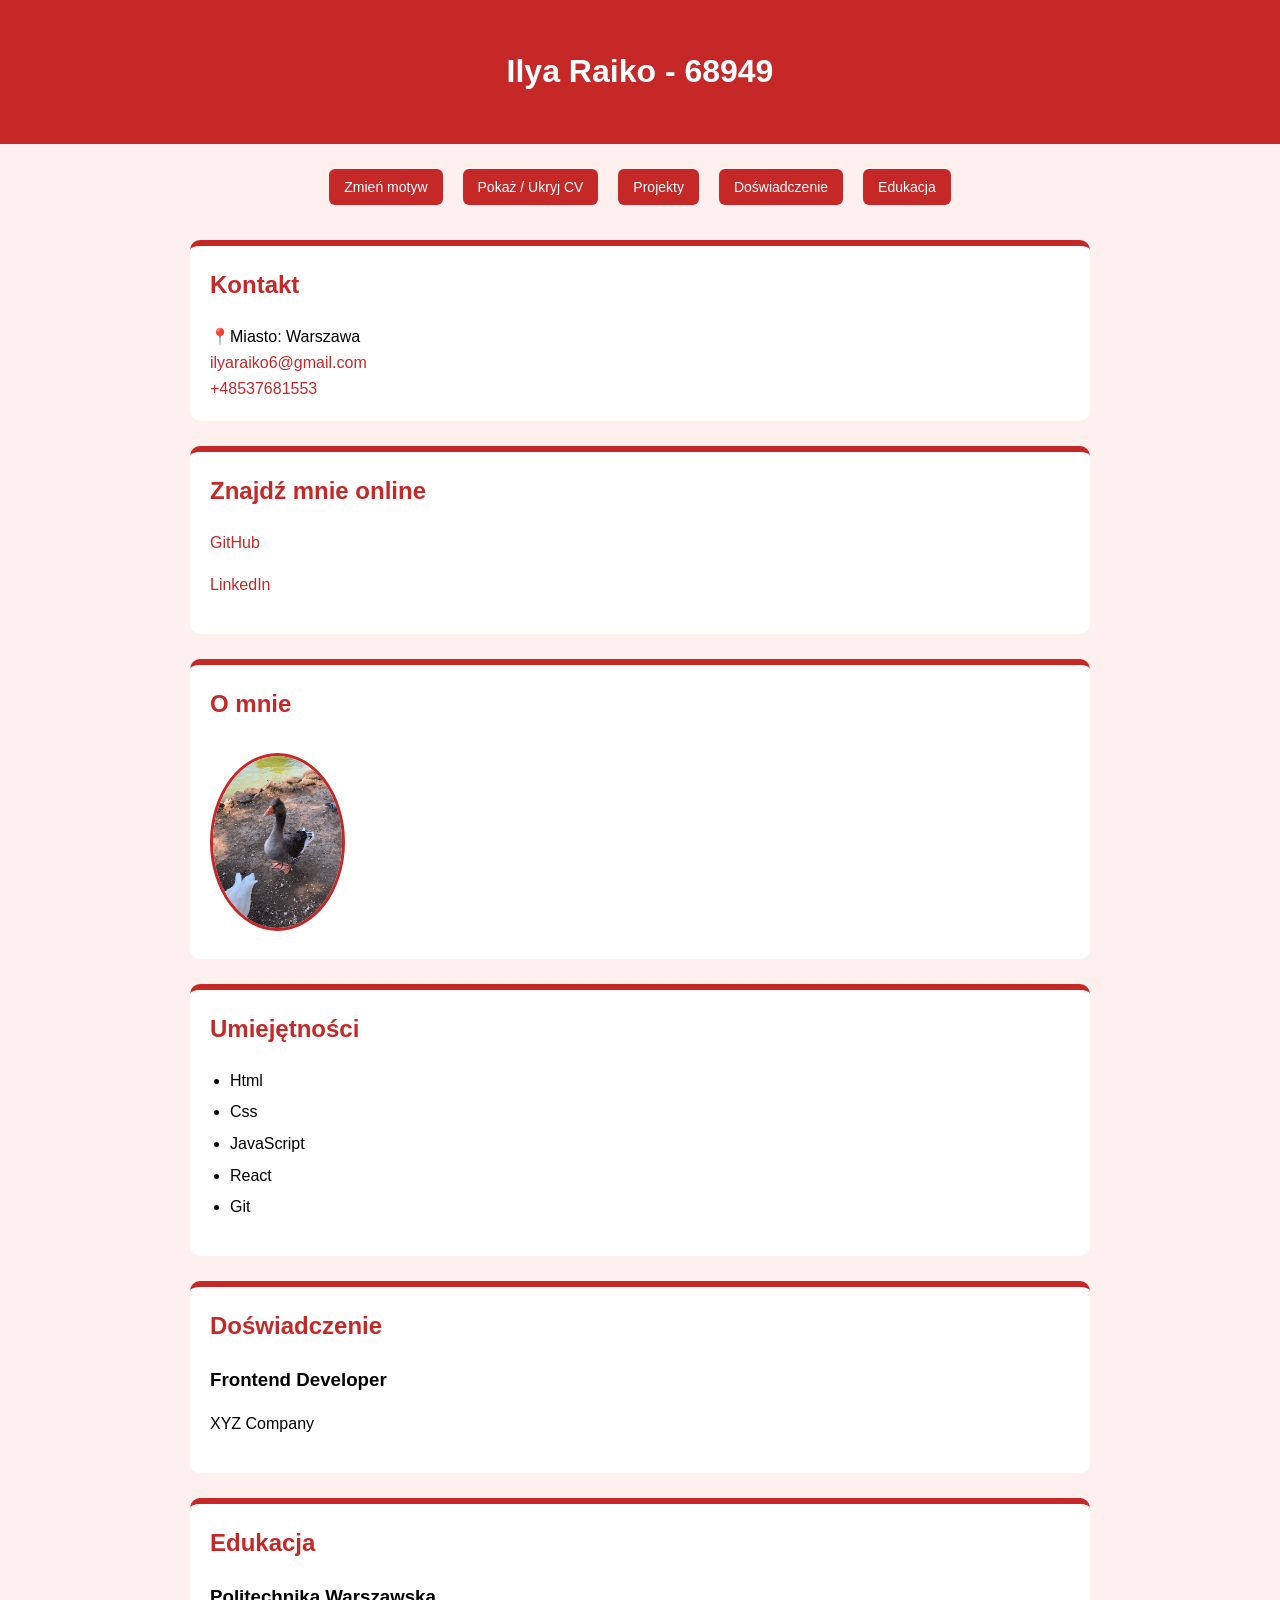
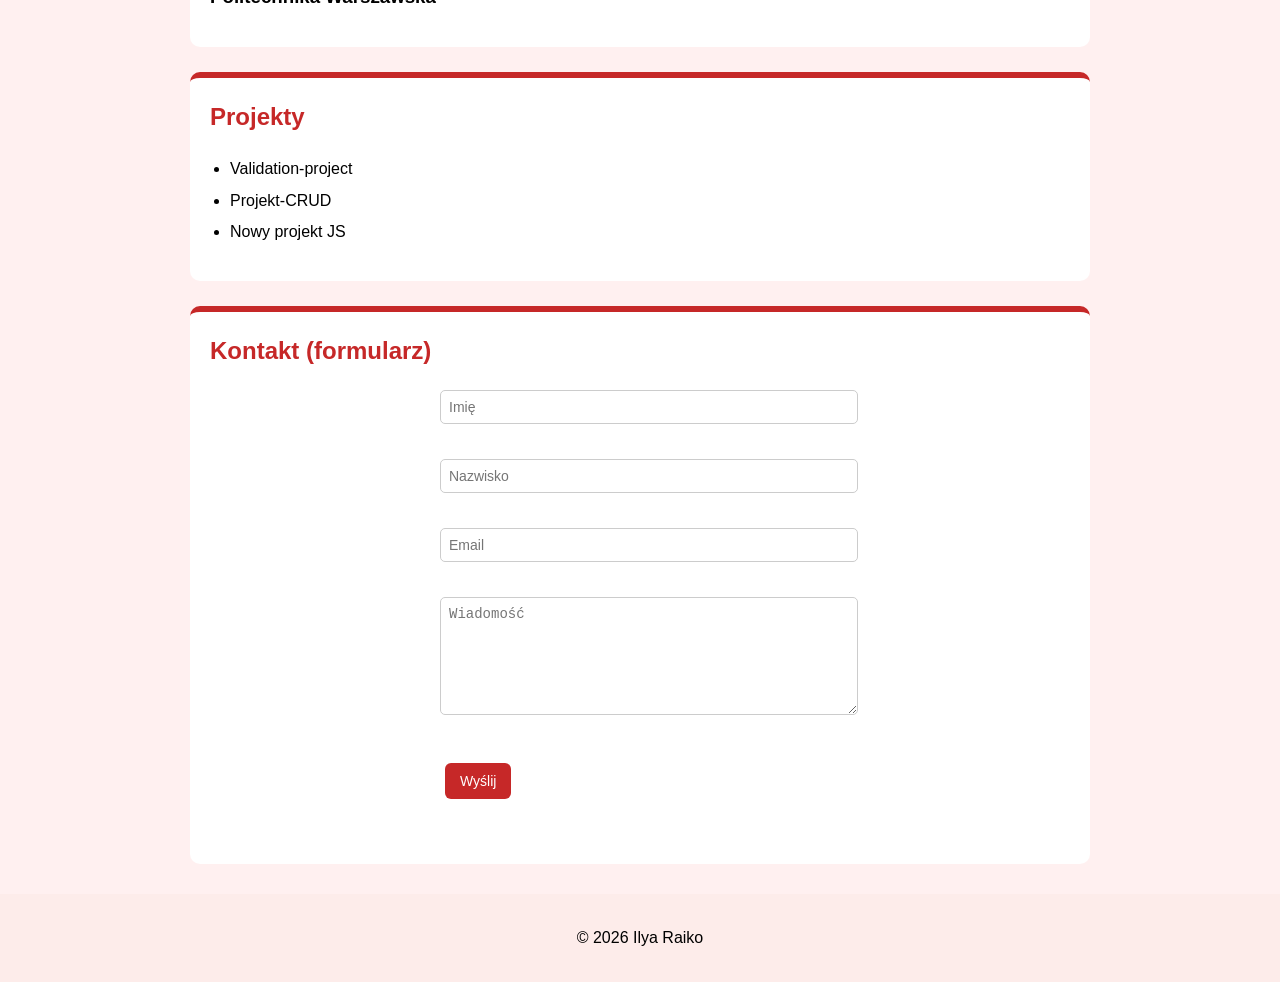
<file: zad6-daneJs/index.html>
<!DOCTYPE html>
<html lang="pl">
<head>
    <meta charset="UTF-8">
    <meta name="viewport" content="width=device-width, initial-scale=1.0">
    <link id="theme-style" rel="stylesheet" href="red.css">
    <title>CV-68949</title>
</head>
<body>

    <header>
        <h1>Ilya Raiko - 68949</h1>
    </header>

    <div>
        <button onclick="changeTheme()">Zmień motyw</button>
        <button onclick="toggleCV()">Pokaż / Ukryj CV</button>

        <button onclick="showSection('projekty')">Projekty</button>
        <button onclick="showSection('doswiadczenie')">Doświadczenie</button>
        <button onclick="showSection('edukacja')">Edukacja</button>
    </div>

    <main>

        <section id="cv">
            <header>
                <h2>Kontakt</h2>
            </header>
            <address>
                📍Miasto: Warszawa<br>
                <a href="mailto:ilyaraiko6@gmail.com">ilyaraiko6@gmail.com</a><br>
                <a href="tel:+48537681553">+48537681553</a>
            </address>
        </section>

        <section>
            <header>
                <h2>Znajdź mnie online</h2>
            </header>

            <p>
                <a href="https://github.com/MikiSatos" target="_blank">
                    GitHub
                </a>
            </p>

            <p>
                <a href="https://www.linkedin.com/in/yourusername/" target="_blank">
                    LinkedIn
                </a>
            </p>
        </section>

        <section>
            <header>
                <h2>O mnie</h2>
            </header>

            <img src="ProjektCV.jpg" alt="Foto mnie" width="15%">
        </section>

        <section id="Umiejętności">
            <header>
                <h2>Umiejętności</h2>
            </header>
            
            <ul id="skills-list"></ul>
        </section>

        <section id="doswiadczenie">
            <header>
                <h2>Doświadczenie</h2>
            </header>
            
            <article>
                <h3>Frontend Developer</h3>
                <p>XYZ Company</p>
            </article>
        </section>

        <section id="edukacja">
            <header>
                <h2>Edukacja</h2>
            </header>

            <article>
                <h3>Politechnika Warszawska</h3>
            </article>
        </section>

        <section id="projekty">
            <header>
                <h2>Projekty</h2>
            </header>

            <ul id="projekty-list"></ul>
        </section>

        <section>
            <header>
                <h2>Kontakt (formularz)</h2>
            </header>

            <form id="contactForm">
                <input type="text" id="name" placeholder="Imię">
                <div class="error" id="nameError"></div>

                <input type="text" id="surname" placeholder="Nazwisko">
                <div class="error" id="surnameError"></div>

                <input type="text" id="email" placeholder="Email">
                <div class="error" id="emailError"></div>

                <textarea id="message" placeholder="Wiadomość"></textarea>
                <div class="error" id="messageError"></div>

                <button type="submit">Wyślij</button>
            </form>

            <div id="successMessage" class="success"></div>
        </section>

    </main>

    <footer>
        <p>© 2026 Ilya Raiko</p>
    </footer>

    <script src="script.js"></script>

</body>
</html>
</file>
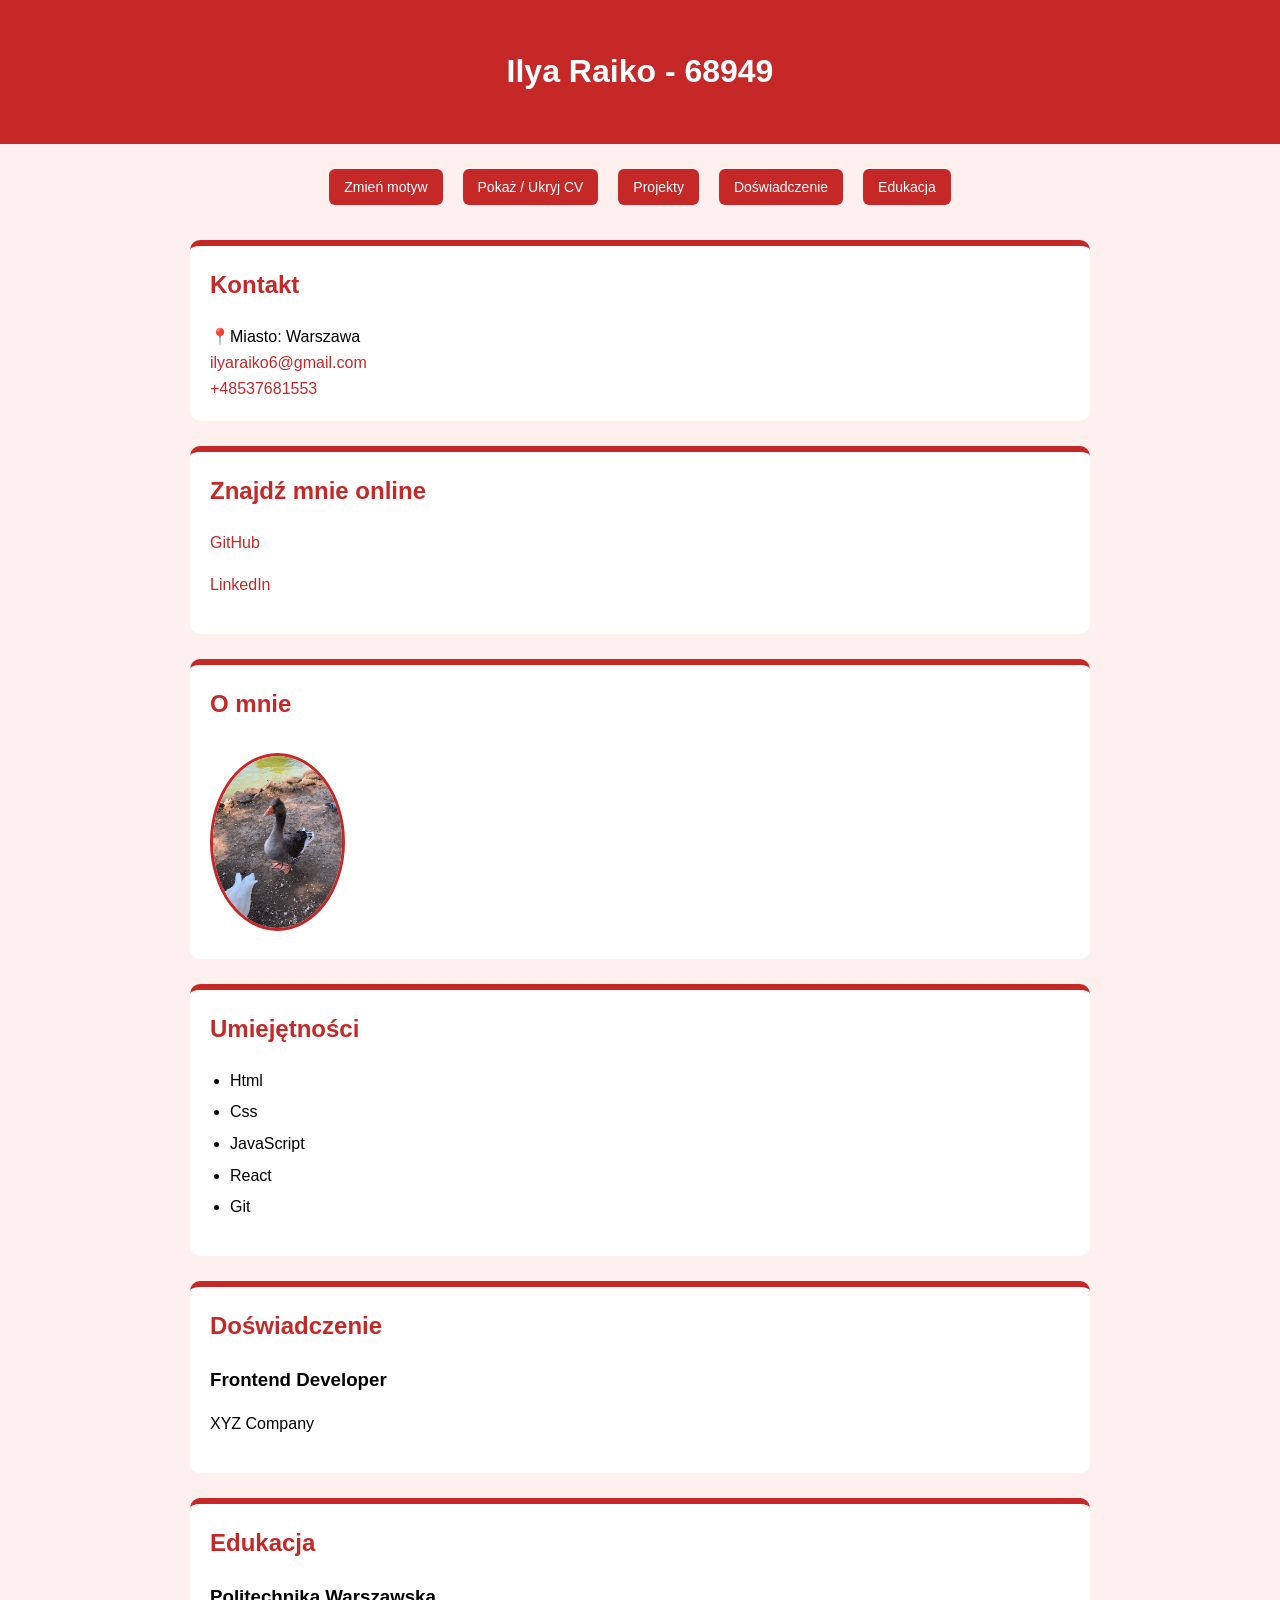
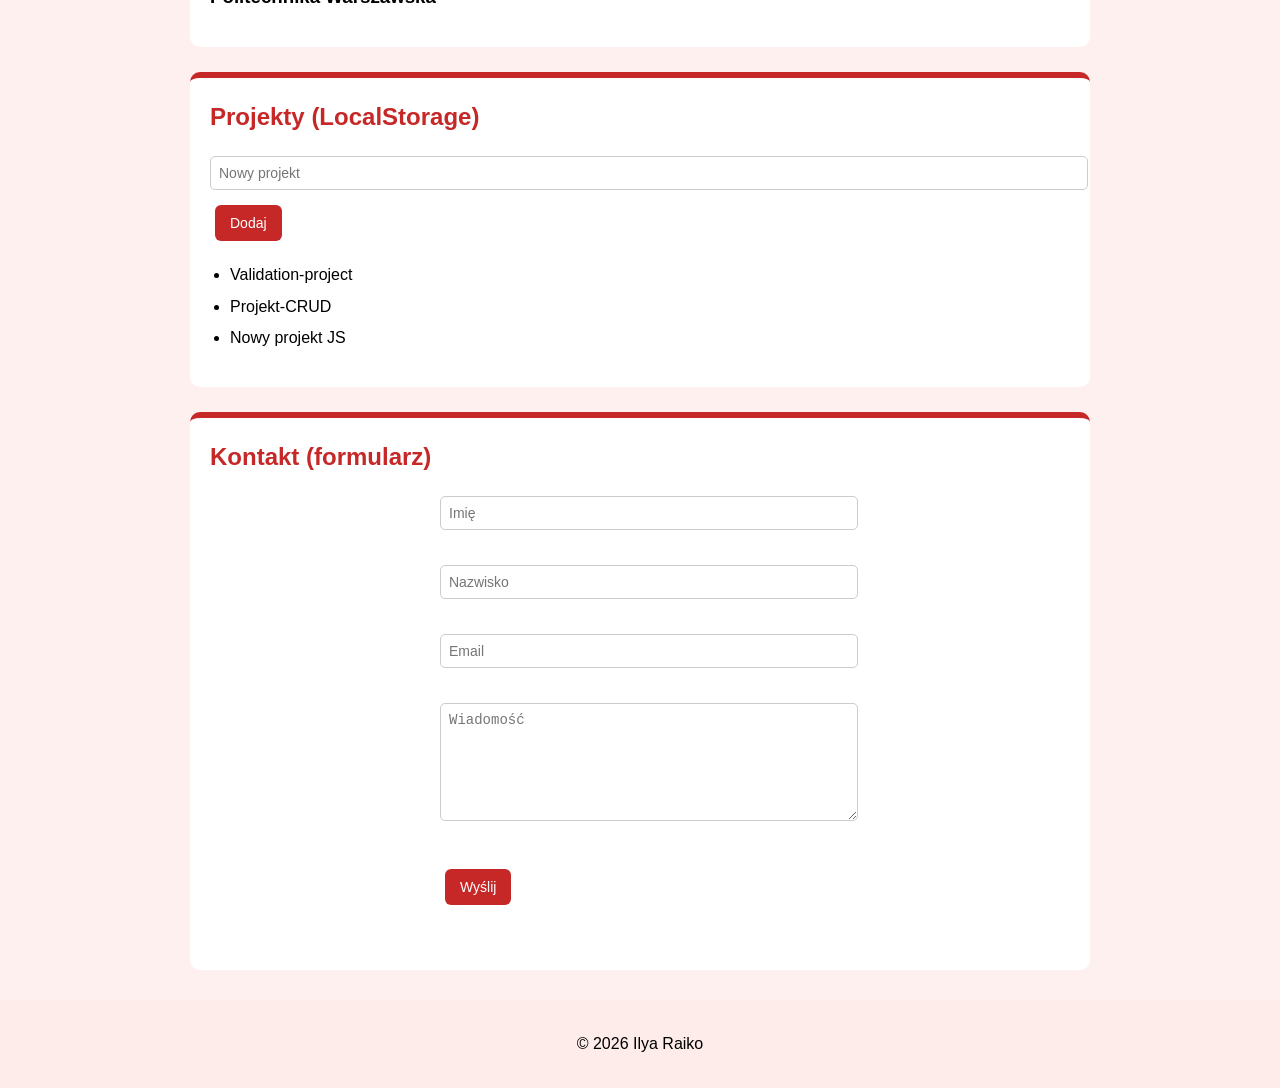
<file: zad7-local/index.html>
<!DOCTYPE html>
<html lang="pl">
<head>
    <meta charset="UTF-8">
    <meta name="viewport" content="width=device-width, initial-scale=1.0">
    <link id="theme-style" rel="stylesheet" href="red.css">
    <title>CV-68949</title>
</head>
<body>

    <header>
        <h1>Ilya Raiko - 68949</h1>
    </header>

    <div>
        <button onclick="changeTheme()">Zmień motyw</button>
        <button onclick="toggleCV()">Pokaż / Ukryj CV</button>

        <button onclick="showSection('projekty')">Projekty</button>
        <button onclick="showSection('doswiadczenie')">Doświadczenie</button>
        <button onclick="showSection('edukacja')">Edukacja</button>
    </div>

    <main>

        <section id="cv">
            <header>
                <h2>Kontakt</h2>
            </header>
            <address>
                📍Miasto: Warszawa<br>
                <a href="mailto:ilyaraiko6@gmail.com">ilyaraiko6@gmail.com</a><br>
                <a href="tel:+48537681553">+48537681553</a>
            </address>
        </section>

        <section>
            <header>
                <h2>Znajdź mnie online</h2>
            </header>

            <p>
                <a href="https://github.com/MikiSatos" target="_blank">
                    GitHub
                </a>
            </p>

            <p>
                <a href="https://www.linkedin.com/in/yourusername/" target="_blank">
                    LinkedIn
                </a>
            </p>
        </section>

        <section>
            <header>
                <h2>O mnie</h2>
            </header>

            <img src="ProjektCV.jpg" alt="Foto mnie" width="15%">
        </section>

        <section id="Umiejętności">
            <header>
                <h2>Umiejętności</h2>
            </header>
            
            <ul id="skills-list"></ul>
        </section>

        <section id="doswiadczenie">
            <header>
                <h2>Doświadczenie</h2>
            </header>
            
            <article>
                <h3>Frontend Developer</h3>
                <p>XYZ Company</p>
            </article>
        </section>

        <section id="edukacja">
            <header>
                <h2>Edukacja</h2>
            </header>

            <article>
                <h3>Politechnika Warszawska</h3>
            </article>
        </section>

        <section id="projekty">
            <header>
                <h2>Projekty (LocalStorage)</h2>
            </header>

            <input type="text" id="newProject" placeholder="Nowy projekt">
            <button onclick="addProject()">Dodaj</button>

            <ul id="projekty-list"></ul>
        </section>

        <section>
            <header>
                <h2>Kontakt (formularz)</h2>
            </header>

            <form id="contactForm">
                <input type="text" id="name" placeholder="Imię">
                <div class="error" id="nameError"></div>

                <input type="text" id="surname" placeholder="Nazwisko">
                <div class="error" id="surnameError"></div>

                <input type="text" id="email" placeholder="Email">
                <div class="error" id="emailError"></div>

                <textarea id="message" placeholder="Wiadomość"></textarea>
                <div class="error" id="messageError"></div>

                <button type="submit">Wyślij</button>
            </form>

            <div id="successMessage" class="success"></div>
        </section>

    </main>

    <footer>
        <p>© 2026 Ilya Raiko</p>
    </footer>

    <script src="script.js"></script>

</body>
</html>
</file>
<file: red.css>
body {
    font-family: "Segoe UI", Arial, sans-serif;
    background-color: #fff0f0;
    margin: 0;
    line-height: 1.6;
}

body > header {
    background-color: #c62828;
    color: white;
    text-align: center;
    padding: 25px;
}

main {
    max-width: 900px;
    margin: 30px auto;
    padding: 0 20px;
}

section {
    background: white;
    padding: 20px;
    margin-bottom: 25px;
    border-top: 6px solid #c62828;
    border-radius: 10px;
}

section h2 {
    color: #c62828;
    margin-top: 0;
}

h3 {
    margin-bottom: 5px;
}

address {
    font-style: normal;
}

ul {
    padding-left: 20px;
}

li {
    margin-bottom: 6px;
}

a {
    color: #c62828;
    text-decoration: none;
    font-weight: 500;
}

a:hover {
    text-decoration: underline;
}

img {
    margin-top: 10px;
    border-radius: 50%;
    border: 3px solid #c62828;
}

article {
    margin-bottom: 15px;
}

footer {
    text-align: center;
    padding: 15px;
    background: #fdecea;
    margin-top: 30px;
}

div {
    display: flex;
    justify-content: center;
    flex-wrap: wrap;
    gap: 10px;

    max-width: 900px;
    margin: 20px auto; /* центрирует блок */
}

button {
    background-color: #c62828;
    color: white;
    border: none;
    padding: 10px 15px;
    margin: 5px;
    border-radius: 6px;
    cursor: pointer;
    font-size: 14px;
}

button:hover {
    background-color: #b71c1c;
}

form {
    max-width: 400px;
    margin: 20px auto;
}

input, textarea {
    width: 100%;
    margin-bottom: 10px;
    padding: 8px;
    border: 1px solid #ccc;
    border-radius: 5px;
    font-size: 14px;
}

textarea {
    resize: vertical;
    min-height: 100px;
}

.error {
    color: red;
    font-size: 13px;
    margin-bottom: 5px;
}

.success {
    color: green;
    text-align: center;
    margin-top: 10px;
}
</file>
<file: zad2-css/styles.css>
body {
    font-family: "Segoe UI", Arial, sans-serif;
    background-color: #eef6f0;
    margin: 0;
    line-height: 1.6;
}

body > header {
    background-color: #2e8b57;
    color: white;
    text-align: center;
    padding: 25px;
}

main {
    max-width: 900px;
    margin: 30px auto;
    padding: 0 20px;
}

section {
    background: white;
    padding: 20px;
    margin-bottom: 20px;
    border-left: 6px solid #2e8b57;
    border-radius: 6px;
}

section h2 {
    color: #2e8b57;
    margin-top: 0;
}

h3 {
    margin-bottom: 5px;
}

address {
    font-style: normal;
}

ul {
    padding-left: 20px;
}

li {
    margin-bottom: 6px;
}

a {
    color: #2e8b57;
    text-decoration: none;
}

a:hover {
    text-decoration: underline;
}

img {
    margin-top: 10px;
    border-radius: 8px;
}

article {
    margin-bottom: 15px;
}

footer {
    text-align: center;
    padding: 15px;
    background: #e8f5e9;
    margin-top: 30px;
}
</file>
<file: zad3-motyw/red.css>
body {
    font-family: "Segoe UI", Arial, sans-serif;
    background-color: #fff0f0;
    margin: 0;
    line-height: 1.6;
}

body > header {
    background-color: #c62828;
    color: white;
    text-align: center;
    padding: 25px;
}

main {
    max-width: 900px;
    margin: 30px auto;
    padding: 0 20px;
}

section {
    background: white;
    padding: 20px;
    margin-bottom: 25px;
    border-top: 6px solid #c62828;
    border-radius: 10px;
}

section h2 {
    color: #c62828;
    margin-top: 0;
}

h3 {
    margin-bottom: 5px;
}

address {
    font-style: normal;
}

ul {
    padding-left: 20px;
}

li {
    margin-bottom: 6px;
}

a {
    color: #c62828;
    text-decoration: none;
    font-weight: 500;
}

a:hover {
    text-decoration: underline;
}

img {
    margin-top: 10px;
    border-radius: 50%;
    border: 3px solid #c62828;
}

article {
    margin-bottom: 15px;
}

footer {
    text-align: center;
    padding: 15px;
    background: #fdecea;
    margin-top: 30px;
}
</file>
<file: zad4-js/red.css>
body {
    font-family: "Segoe UI", Arial, sans-serif;
    background-color: #fff0f0;
    margin: 0;
    line-height: 1.6;
}

body > header {
    background-color: #c62828;
    color: white;
    text-align: center;
    padding: 25px;
}

main {
    max-width: 900px;
    margin: 30px auto;
    padding: 0 20px;
}

section {
    background: white;
    padding: 20px;
    margin-bottom: 25px;
    border-top: 6px solid #c62828;
    border-radius: 10px;
}

section h2 {
    color: #c62828;
    margin-top: 0;
}

h3 {
    margin-bottom: 5px;
}

address {
    font-style: normal;
}

ul {
    padding-left: 20px;
}

li {
    margin-bottom: 6px;
}

a {
    color: #c62828;
    text-decoration: none;
    font-weight: 500;
}

a:hover {
    text-decoration: underline;
}

img {
    margin-top: 10px;
    border-radius: 50%;
    border: 3px solid #c62828;
}

article {
    margin-bottom: 15px;
}

footer {
    text-align: center;
    padding: 15px;
    background: #fdecea;
    margin-top: 30px;
}

div {
    display: flex;
    justify-content: center;
    flex-wrap: wrap;
    gap: 10px;

    max-width: 900px;
    margin: 20px auto; /* центрирует блок */
}

button {
    background-color: #c62828;
    color: white;
    border: none;
    padding: 10px 15px;
    margin: 5px;
    border-radius: 6px;
    cursor: pointer;
    font-size: 14px;
}

button:hover {
    background-color: #b71c1c;
}
</file>
<file: zad5-form-wal/red.css>
body {
    font-family: "Segoe UI", Arial, sans-serif;
    background-color: #fff0f0;
    margin: 0;
    line-height: 1.6;
}

body > header {
    background-color: #c62828;
    color: white;
    text-align: center;
    padding: 25px;
}

main {
    max-width: 900px;
    margin: 30px auto;
    padding: 0 20px;
}

section {
    background: white;
    padding: 20px;
    margin-bottom: 25px;
    border-top: 6px solid #c62828;
    border-radius: 10px;
}

section h2 {
    color: #c62828;
    margin-top: 0;
}

h3 {
    margin-bottom: 5px;
}

address {
    font-style: normal;
}

ul {
    padding-left: 20px;
}

li {
    margin-bottom: 6px;
}

a {
    color: #c62828;
    text-decoration: none;
    font-weight: 500;
}

a:hover {
    text-decoration: underline;
}

img {
    margin-top: 10px;
    border-radius: 50%;
    border: 3px solid #c62828;
}

article {
    margin-bottom: 15px;
}

footer {
    text-align: center;
    padding: 15px;
    background: #fdecea;
    margin-top: 30px;
}

div {
    display: flex;
    justify-content: center;
    flex-wrap: wrap;
    gap: 10px;

    max-width: 900px;
    margin: 20px auto; /* центрирует блок */
}

button {
    background-color: #c62828;
    color: white;
    border: none;
    padding: 10px 15px;
    margin: 5px;
    border-radius: 6px;
    cursor: pointer;
    font-size: 14px;
}

button:hover {
    background-color: #b71c1c;
}

form {
    max-width: 400px;
    margin: 20px auto;
}

input, textarea {
    width: 100%;
    margin-bottom: 10px;
    padding: 8px;
    border: 1px solid #ccc;
    border-radius: 5px;
    font-size: 14px;
}

textarea {
    resize: vertical;
    min-height: 100px;
}

.error {
    color: red;
    font-size: 13px;
    margin-bottom: 5px;
}

.success {
    color: green;
    text-align: center;
    margin-top: 10px;
}
</file>
<file: zad6-daneJs/red.css>
body {
    font-family: "Segoe UI", Arial, sans-serif;
    background-color: #fff0f0;
    margin: 0;
    line-height: 1.6;
}

body > header {
    background-color: #c62828;
    color: white;
    text-align: center;
    padding: 25px;
}

main {
    max-width: 900px;
    margin: 30px auto;
    padding: 0 20px;
}

section {
    background: white;
    padding: 20px;
    margin-bottom: 25px;
    border-top: 6px solid #c62828;
    border-radius: 10px;
}

section h2 {
    color: #c62828;
    margin-top: 0;
}

h3 {
    margin-bottom: 5px;
}

address {
    font-style: normal;
}

ul {
    padding-left: 20px;
}

li {
    margin-bottom: 6px;
}

a {
    color: #c62828;
    text-decoration: none;
    font-weight: 500;
}

a:hover {
    text-decoration: underline;
}

img {
    margin-top: 10px;
    border-radius: 50%;
    border: 3px solid #c62828;
}

article {
    margin-bottom: 15px;
}

footer {
    text-align: center;
    padding: 15px;
    background: #fdecea;
    margin-top: 30px;
}

div {
    display: flex;
    justify-content: center;
    flex-wrap: wrap;
    gap: 10px;

    max-width: 900px;
    margin: 20px auto; /* центрирует блок */
}

button {
    background-color: #c62828;
    color: white;
    border: none;
    padding: 10px 15px;
    margin: 5px;
    border-radius: 6px;
    cursor: pointer;
    font-size: 14px;
}

button:hover {
    background-color: #b71c1c;
}

form {
    max-width: 400px;
    margin: 20px auto;
}

input, textarea {
    width: 100%;
    margin-bottom: 10px;
    padding: 8px;
    border: 1px solid #ccc;
    border-radius: 5px;
    font-size: 14px;
}

textarea {
    resize: vertical;
    min-height: 100px;
}

.error {
    color: red;
    font-size: 13px;
    margin-bottom: 5px;
}

.success {
    color: green;
    text-align: center;
    margin-top: 10px;
}
</file>
<file: zad7-local/red.css>
body {
    font-family: "Segoe UI", Arial, sans-serif;
    background-color: #fff0f0;
    margin: 0;
    line-height: 1.6;
}

body > header {
    background-color: #c62828;
    color: white;
    text-align: center;
    padding: 25px;
}

main {
    max-width: 900px;
    margin: 30px auto;
    padding: 0 20px;
}

section {
    background: white;
    padding: 20px;
    margin-bottom: 25px;
    border-top: 6px solid #c62828;
    border-radius: 10px;
}

section h2 {
    color: #c62828;
    margin-top: 0;
}

h3 {
    margin-bottom: 5px;
}

address {
    font-style: normal;
}

ul {
    padding-left: 20px;
}

li {
    margin-bottom: 6px;
}

a {
    color: #c62828;
    text-decoration: none;
    font-weight: 500;
}

a:hover {
    text-decoration: underline;
}

img {
    margin-top: 10px;
    border-radius: 50%;
    border: 3px solid #c62828;
}

article {
    margin-bottom: 15px;
}

footer {
    text-align: center;
    padding: 15px;
    background: #fdecea;
    margin-top: 30px;
}

div {
    display: flex;
    justify-content: center;
    flex-wrap: wrap;
    gap: 10px;

    max-width: 900px;
    margin: 20px auto; /* центрирует блок */
}

button {
    background-color: #c62828;
    color: white;
    border: none;
    padding: 10px 15px;
    margin: 5px;
    border-radius: 6px;
    cursor: pointer;
    font-size: 14px;
}

button:hover {
    background-color: #b71c1c;
}

form {
    max-width: 400px;
    margin: 20px auto;
}

input, textarea {
    width: 100%;
    margin-bottom: 10px;
    padding: 8px;
    border: 1px solid #ccc;
    border-radius: 5px;
    font-size: 14px;
}

textarea {
    resize: vertical;
    min-height: 100px;
}

.error {
    color: red;
    font-size: 13px;
    margin-bottom: 5px;
}

.success {
    color: green;
    text-align: center;
    margin-top: 10px;
}
</file>
